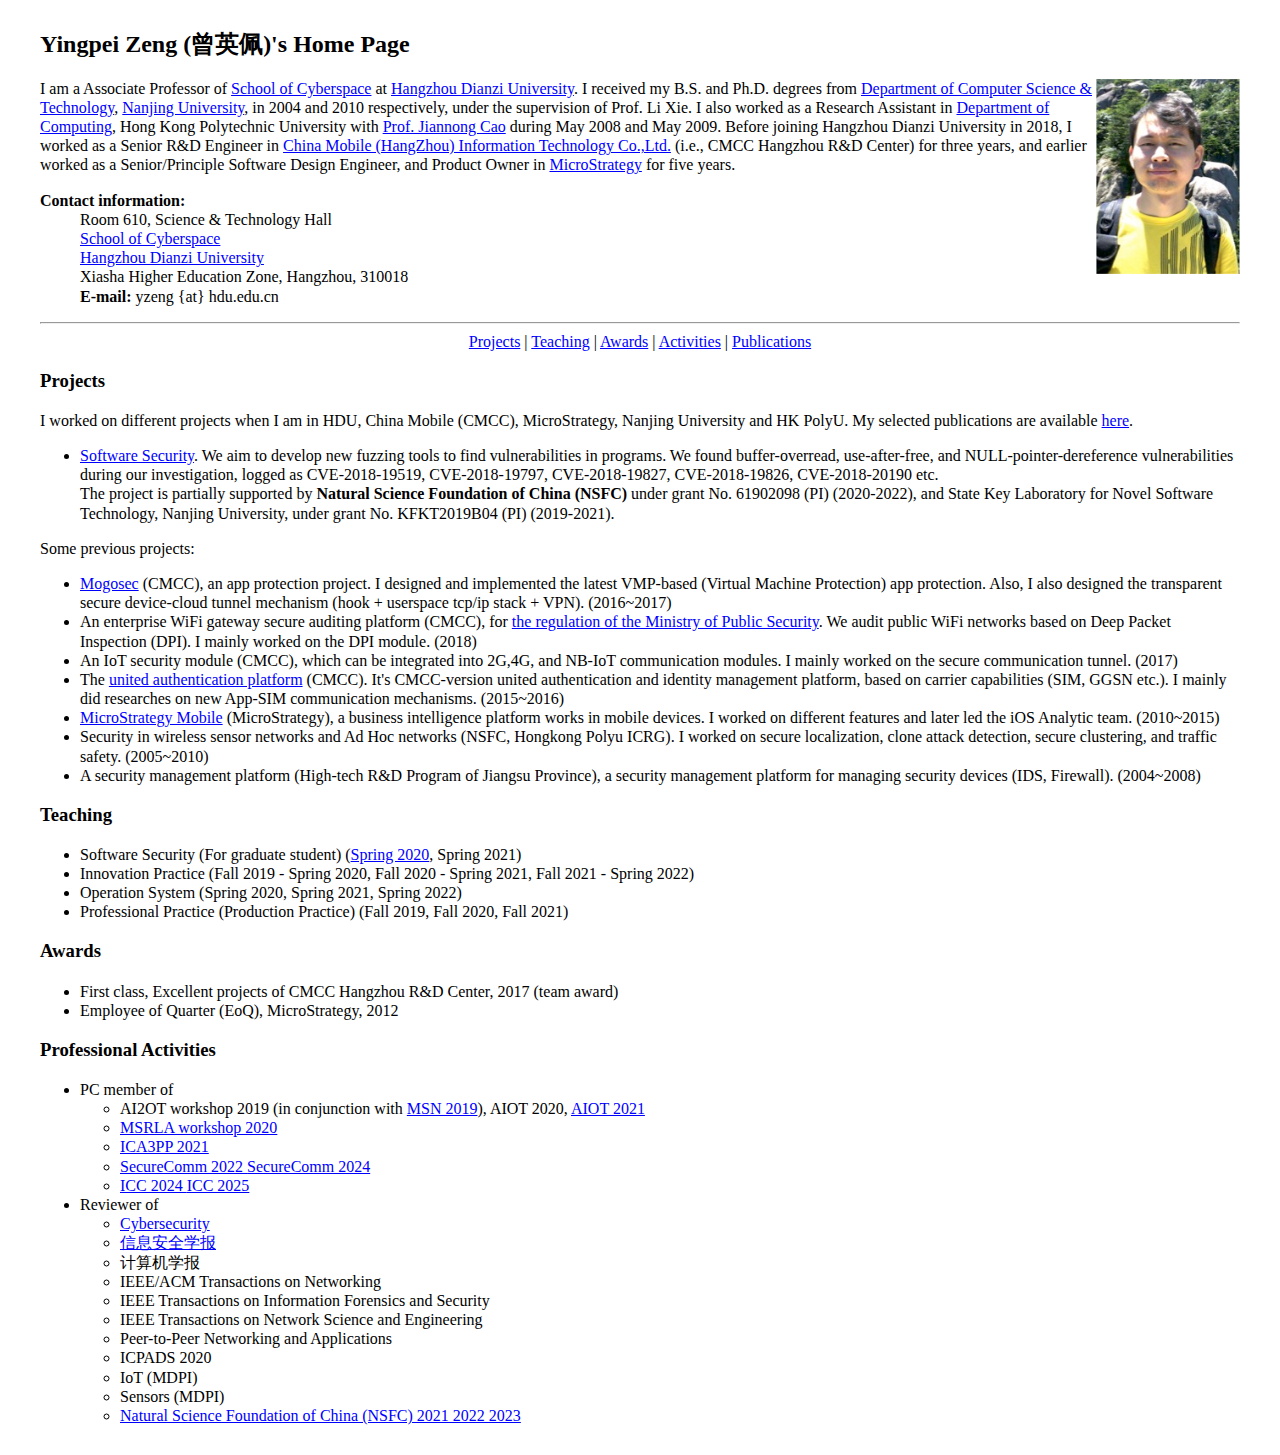
<file: index.html>
<HTML>
<HEAD>
<meta charset="UTF-8">
<style type="text/css">
<!--
body {font-family:Times New Roman}
body {line-height:1.2}
-->
</style>
<!--Helvetica Times New Roman-->
<TITLE>Yingpei Zeng's Home Page</TITLE>
</HEAD>

</HEAD>
<BODY TEXT="#000000"  BGCOLOR=white LINK=blue VLINK=blue 
ALINK=blue topmargin="30" leftmargin="40"  rightmargin="40" bottommargin="30">
<H2>Yingpei Zeng (曾英佩)'s Home Page</H2>
<IMG SRC="yp.jpg" width="12%", alt="Yingpei's Picture" align="right"><P>

<P style="line-height:1.2"> I am a Associate Professor of <a href="http://cbs.hdu.edu.cn/">
 School of Cyberspace</a> at <a
  href="http://www.hdu.edu.cn/">Hangzhou Dianzi University</a>. 
  I received my B.S. and Ph.D. degrees from <a href="http://cs.nju.edu.cn/" rel="nofollow">
  Department of Computer Science &amp; Technology</a>, <a href="http://www.nju.edu.cn/" rel="nofollow">
  Nanjing University</a>, in 2004 and 2010 respectively, under the supervision of Prof. Li Xie. I also worked as a Research Assistant in 
  <a href="http://www.comp.polyu.edu.hk/">Department of Computing</a>, 
  Hong Kong Polytechnic University with 
  <a href="http://www.comp.polyu.edu.hk/%7Ecsjcao/">Prof. Jiannong Cao</a> during May 2008 and May 2009. Before joining 
  Hangzhou Dianzi University in 2018, I worked as a Senior R&D Engineer in <a href="http://hy.10086.cn/">China Mobile (HangZhou) Information Technology Co.,Ltd.</a> (i.e., CMCC Hangzhou R&D Center)
  for three years, and earlier worked as a Senior/Principle Software Design Engineer, and Product Owner in 
  <a href="https://www.microstrategy.com">MicroStrategy</a> for five years.
  




<dl>
<dt> <strong> Contact information: </strong>
<dd> Room 610, Science & Technology Hall
<dd> <a href="http://cbs.hdu.edu.cn/">
     School of Cyberspace</a>
<dd> <a href="http://www.hdu.edu.cn/">Hangzhou Dianzi University</a>
<dd> Xiasha Higher Education Zone, Hangzhou, 310018 
<dd> <strong> E-mail: </strong> yzeng {at} hdu.edu.cn
</dl>
<hr>
<center>
<large>
<a href="#Projects">Projects</a> | <a href="#Teaching">Teaching</a> | <a href="#Awards">Awards</a> | <a href="#Activities">Activities</a> |  <a href="pubs.html">Publications</a> 
</center></large>

<h3><a name="Projects">Projects</h3> 

I worked on different projects when
I am in HDU, China Mobile (CMCC), MicroStrategy, Nanjing University and HK PolyU. 
My selected
publications are available <A HREF = "pubs.html">here</A>.  

<!--<ul>
<li> <b>Some projects I worked in include:</b>-->
<ul>
<li><a href="https://en.wikipedia.org/wiki/Fuzzing">Software Security</a>. We aim to develop new fuzzing tools to find vulnerabilities in programs. We found buffer-overread, use-after-free, and NULL-pointer-dereference vulnerabilities during our investigation, logged as CVE-2018-19519, CVE-2018-19797, CVE-2018-19827, CVE-2018-19826, CVE-2018-20190 etc. 
  <br>The project is partially supported by <b>Natural Science Foundation of China (NSFC)</b> under grant No. 61902098 (PI) (2020-2022), and State Key Laboratory for Novel Software Technology, Nanjing University, under grant No. KFKT2019B04 (PI) (2019-2021).
</ul>
Some previous projects:
<ul>
<li><a href="http://hy.10086.cn/#/product/item/1021">Mogosec</a> (CMCC), an app protection project. I designed and implemented the latest VMP-based (Virtual Machine Protection) app protection. Also, I also designed the transparent secure device-cloud tunnel mechanism (hook + userspace tcp/ip stack + VPN). (2016~2017)
<li>An enterprise WiFi gateway secure auditing platform (CMCC), for <a href="http://www.gov.cn/gongbao/content/2006/content_421771.htm">the regulation of the Ministry of Public Security</a>. We audit public WiFi networks based on Deep Packet Inspection (DPI). I mainly worked on the DPI module. (2018)
<li>An IoT security module (CMCC), which can be integrated into 2G,4G, and NB-IoT communication modules. I mainly worked on the secure communication tunnel. (2017)
<li>The <a href="http://hy.10086.cn/product/product!detail.action?productId=1012">united authentication platform</a> (CMCC). It's CMCC-version united authentication and identity management platform, based on carrier capabilities (SIM, GGSN etc.). I mainly did researches on new App-SIM communication mechanisms. (2015~2016)
<li><a href="https://www.microstrategy.com">MicroStrategy Mobile</a> (MicroStrategy), a business intelligence platform works in mobile devices. I worked on different features and later led the iOS Analytic team. (2010~2015)
<li>Security in wireless sensor networks and Ad Hoc networks (NSFC, Hongkong Polyu ICRG). I worked on secure localization, clone attack detection, secure clustering, and traffic safety. (2005~2010)
<li>A security management platform (High-tech R&D Program of Jiangsu Province), a security management platform for managing security devices (IDS, Firewall). (2004~2008)
</ul>
<!--</ul>-->

<h3><a name="Teaching">Teaching</h3> 
<ul>
<li> Software Security (For graduate student) (<a href="courses/softsec2020.html">Spring 2020</a>, Spring 2021)
<li> Innovation Practice (Fall 2019 - Spring 2020, Fall 2020 - Spring 2021, Fall 2021 - Spring 2022)
<li> Operation System (Spring 2020, Spring 2021, Spring 2022)
<li> Professional Practice (Production Practice) (Fall 2019, Fall 2020, Fall 2021)
</ul>

<h3><a name="Awards">Awards</h3> 

<ul>
<li> First class, Excellent projects of CMCC Hangzhou R&D Center, 2017 (team award)
<!--<li> Several departmental awards of CMCC Hangzhou R&D Center, 2017-->
<li> Employee of Quarter (EoQ), MicroStrategy, 2012
<!--<li> HP awards, 2008
<li> B.S. GPA Top 10%
<li> 1st in the college entrance examination, Ji An county, 2000--> 
</ul>


<h3><a name="Activities">Professional Activities</h3>
<ul>
<li> PC member of 
  <ul>
   <li> AI2OT workshop 2019 (in conjunction with <a href="https://conference.cs.cityu.edu.hk/msn2019/">MSN 2019</a>), AIOT 2020, <a href="http://vlab.csu.edu.cn/AI2OT/index.html">AIOT 2021</a> 
   <li><a href="http://netlab.nju.edu.cn/msrla/"> MSRLA workshop 2020</a>
   <li><a href="http://nsclab.org/ica3pp2021/"> ICA3PP 2021 </a> 
   <li><a href="https://securecomm.eai-conferences.org/2022/"> SecureComm 2022 </a> <a href="https://securecomm.eai-conferences.org/2024/"> SecureComm 2024 </a> 
   <li><a href="https://icc2024.ieee-icc.org//"> ICC 2024 </a>  <a href="https://icc2025.ieee-icc.org//"> ICC 2025 </a>
  </ul>
<li> Reviewer of 
   <ul>
     <li><a href="https://cybersecurity.springeropen.com/">Cybersecurity </a>
     <li><a href="http://jcs.iie.ac.cn/xxaqxb/ch/index.aspx">信息安全学报 </a> 
	 <li>计算机学报
     <li>IEEE/ACM Transactions on Networking
	 <li>IEEE Transactions on Information Forensics and Security
     <li>IEEE Transactions on Network Science and Engineering
     <li>Peer-to-Peer Networking and Applications
     <li>ICPADS 2020
     <li>IoT (MDPI)
     <li>Sensors (MDPI)
     <li> <a href="https://isisn.nsfc.gov.cn/">Natural Science Foundation of China (NSFC) 2021 2022 2023</a>
    </ul>

</ul>

 
</BODY>

</HTML>
</file>
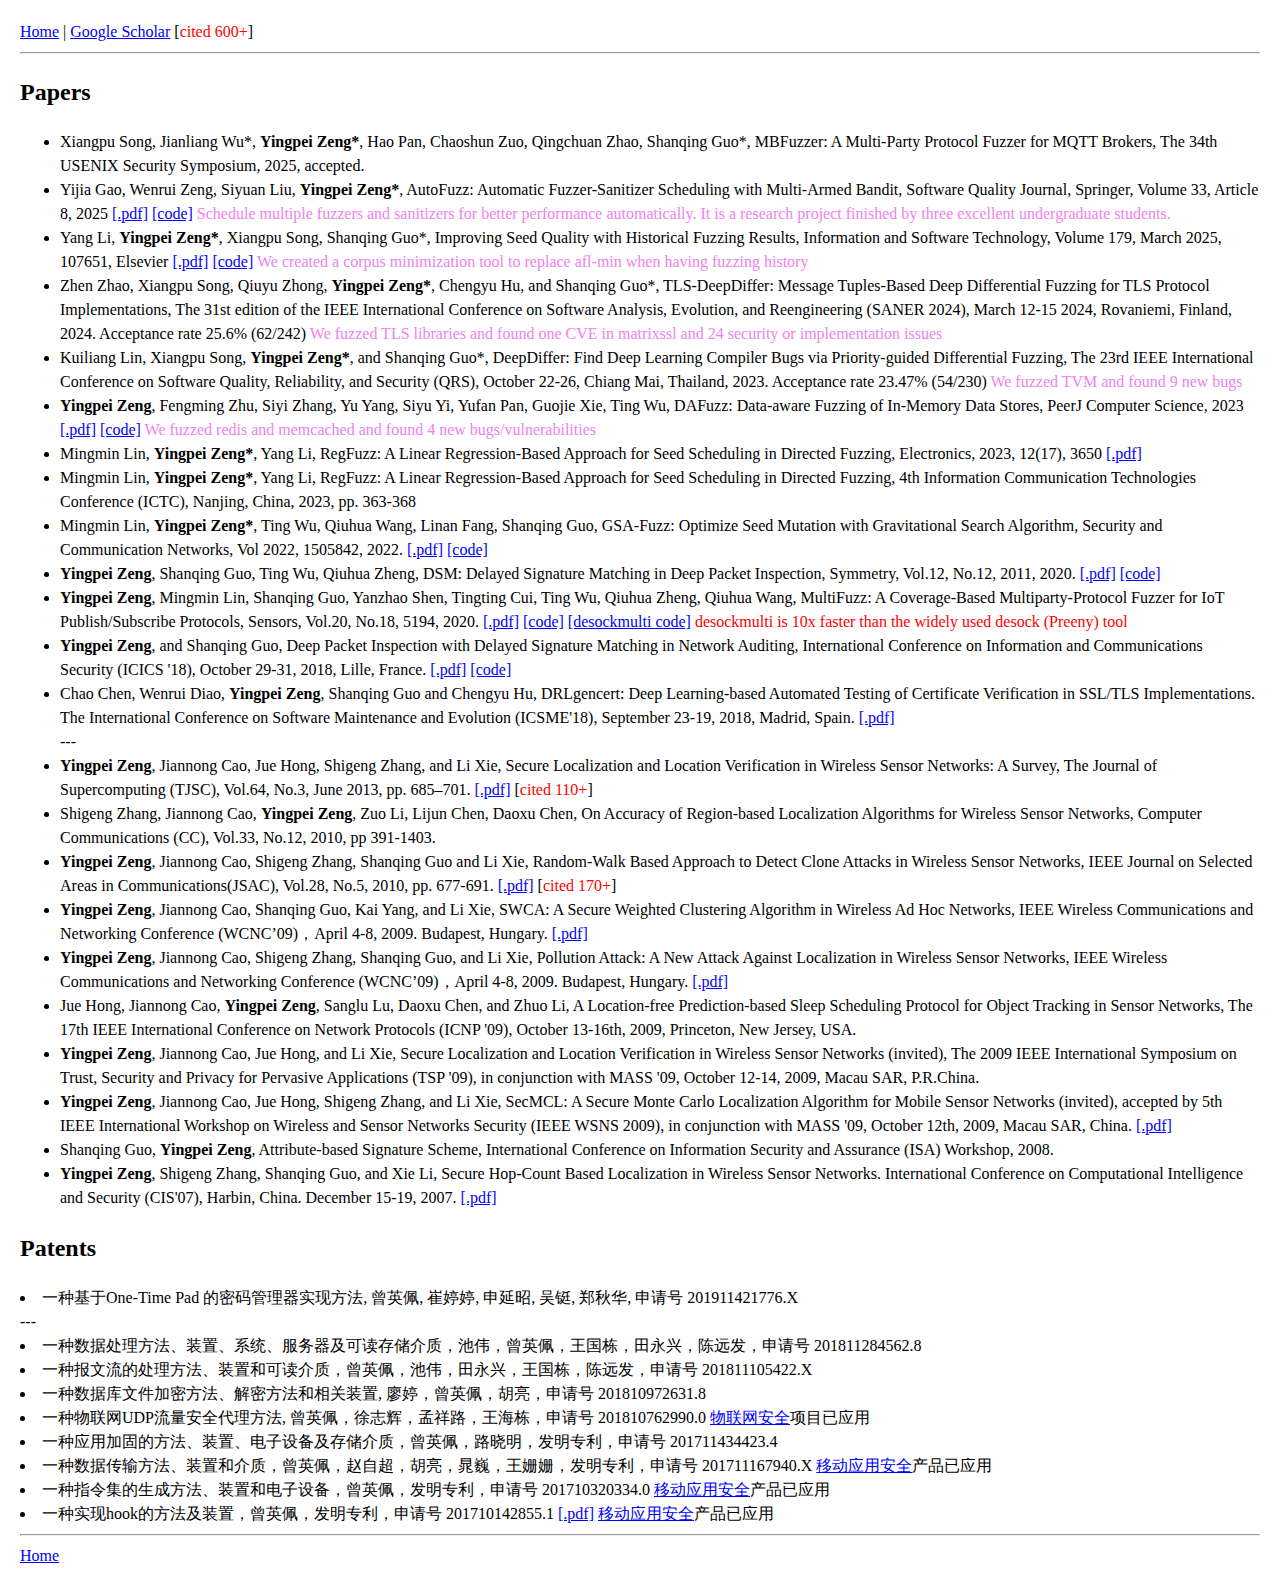
<file: pubs.html>
<HTML>
<HEAD>
<meta charset="UTF-8">
<style type="text/css">
<!--
body {font-family:Times New Roman}
body {line-height:1.5}
-->
</style>
<TITLE>Selected Publications</TITLE>
</HEAD>

</HEAD>
<BODY TEXT="#000000" BGCOLOR="#FFFFFF" LINK=blue VLINK=blue 
ALINK=blue topmargin="20" leftmargin="20" rightmargin="20" bottommargin="20"}
>


<a href="index.html">Home</a> |  <a href="https://scholar.google.com/citations?user=LEzqwDsAAAAJ&hl=zh-CN&oi=sra">Google Scholar</a> [<font color='red'>cited 600+</font>]<br>
<HR>
 
<h2>Papers</h2>

<ul>

<li> Xiangpu Song, Jianliang Wu*, <b>Yingpei Zeng*</b>, Hao Pan, Chaoshun Zuo, Qingchuan Zhao, Shanqing Guo*, MBFuzzer: A Multi-Party Protocol Fuzzer for MQTT Brokers, The 34th USENIX Security Symposium, 2025, accepted.
<li> Yijia Gao, Wenrui Zeng, Siyuan Liu, <b>Yingpei Zeng*</b>, AutoFuzz: Automatic Fuzzer-Sanitizer Scheduling with Multi-Armed Bandit, Software Quality Journal, Springer, Volume 33, Article 8, 2025 <a href="files/25-AutoFuzz">[.pdf]</a> <a href="https://github.com/AutoFuzz/">[code]</a> <font color='violet'> Schedule multiple fuzzers and sanitizers for better performance automatically. It is a research project finished by three excellent undergraduate students.</font>
<li> Yang Li, <b>Yingpei Zeng*</b>, Xiangpu Song, Shanqing Guo*, Improving Seed Quality with Historical Fuzzing Results, Information and Software Technology, Volume 179, March 2025, 107651, Elsevier <a href="https://authors.elsevier.com/a/1kI9v3O8rCkLa8">[.pdf]</a>  <a href="https://github.com/loren998/MCM">[code]</a> <font color='violet'> We created a corpus minimization tool to replace afl-min when having fuzzing history</font> 
<li> Zhen Zhao, Xiangpu Song, Qiuyu Zhong, <b>Yingpei Zeng*</b>, Chengyu Hu, and Shanqing Guo*, TLS-DeepDiffer: Message Tuples-Based Deep Differential Fuzzing for TLS Protocol Implementations,  The 31st edition of the IEEE International Conference on Software Analysis, Evolution, and Reengineering (SANER 2024), March 12-15 2024, Rovaniemi, Finland, 2024. Acceptance rate 25.6% (62/242)  <font color='violet'> We fuzzed TLS libraries and found one CVE in matrixssl and 24 security or implementation issues</font>
<li> Kuiliang Lin, Xiangpu Song, <b>Yingpei Zeng*</b>, and Shanqing Guo*, DeepDiffer: Find Deep Learning Compiler Bugs via Priority-guided Differential Fuzzing, The 23rd IEEE
International Conference on Software Quality, Reliability, and Security (QRS), October 22-26, Chiang Mai, Thailand, 2023. Acceptance rate 23.47% (54/230)  <font color='violet'> We fuzzed TVM and found 9 new bugs</font>
<li> <b>Yingpei Zeng</b>, Fengming Zhu, Siyi Zhang, Yu Yang, Siyu Yi, Yufan Pan, Guojie Xie, Ting Wu, DAFuzz: Data-aware Fuzzing of In-Memory Data Stores, PeerJ Computer Science, 2023 <a href="files/DAFuzz23.pdf">[.pdf]</a> <a href="https://github.com/hdusoftsec/DAFuzz">[code]</a> <font color='violet'> We fuzzed redis and memcached and found 4 new bugs/vulnerabilities</font>
<li> Mingmin Lin, <b>Yingpei Zeng*</b>, Yang Li, RegFuzz: A Linear Regression-Based Approach for Seed Scheduling in Directed Fuzzing, Electronics, 2023, 12(17), 3650 <a href="files/RegFuzzJournal.pdf">[.pdf]</a>
<li> Mingmin Lin, <b>Yingpei Zeng*</b>, Yang Li, RegFuzz: A Linear Regression-Based Approach for Seed Scheduling in Directed Fuzzing, 4th Information Communication Technologies Conference (ICTC), Nanjing, China, 2023, pp. 363-368
<li> Mingmin Lin, <b>Yingpei Zeng*</b>, Ting Wu, Qiuhua Wang, Linan Fang, Shanqing Guo, GSA-Fuzz: Optimize Seed Mutation with Gravitational Search Algorithm, Security and Communication Networks, Vol 2022, 1505842, 2022. <a href="files/GSAFuzz_HindawiVer.pdf">[.pdf]</a> <a href="https://github.com/lmm-1997/GSAFuzz">[code]</a>
<li> <b>Yingpei Zeng</b>, Shanqing Guo, Ting Wu, Qiuhua Zheng, DSM: Delayed Signature Matching in Deep Packet Inspection, Symmetry, Vol.12, No.12, 2011, 2020. <a href="files/dsm_journal.pdf">[.pdf]</a> <a href="https://github.com/zyingp/nDPI/tree/journal-dev">[code]</a>
<li> <b>Yingpei Zeng</b>, Mingmin Lin, Shanqing Guo, Yanzhao Shen, Tingting Cui, Ting Wu, Qiuhua Zheng, Qiuhua Wang, MultiFuzz: A Coverage-Based Multiparty-Protocol Fuzzer for IoT Publish/Subscribe Protocols, Sensors, Vol.20, No.18, 5194, 2020. <a href="files/MultiFuzz.pdf">[.pdf]</a> <a href="https://github.com/hdusoftsec/MultiFuzz">[code]</a> <a href="https://github.com/zyingp/desockmulti">[desockmulti code]</a> <font color='red'>desockmulti is 10x faster than the widely used desock (Preeny) tool</font> <!--<a href="https://www.mdpi.com/1424-8220/20/18/5194/pdf">[.pdf]</a>-->
<li> <b>Yingpei Zeng</b>, and Shanqing Guo, Deep Packet Inspection with Delayed Signature Matching in Network Auditing, International Conference on Information and Communications Security (ICICS '18), October 29-31, 2018, Lille, France. <a href="files/dpi_fastpath.pdf">[.pdf]</a> <a href="https://github.com/zyingp/nDPI/tree/fastpath">[code]</a>
<li> Chao Chen, Wenrui Diao, <b>Yingpei Zeng</b>, Shanqing Guo and Chengyu Hu, DRLgencert: Deep Learning-based Automated Testing of Certificate Verification in SSL/TLS Implementations. The International Conference on Software Maintenance and Evolution (ICSME'18), September 23-19, 2018, Madrid, Spain.  <a href="https://arxiv.org/pdf/1808.05444.pdf">[.pdf]</a> 
<br>
---
<li> <b>Yingpei Zeng</b>, Jiannong Cao, Jue Hong, Shigeng Zhang, and Li Xie, Secure Localization and Location Verification in Wireless Sensor Networks: A Survey, The Journal of Supercomputing (TJSC), Vol.64, No.3, June 2013, pp. 685–701. <a href="files/secLocSurveyJS.pdf">[.pdf]</a> [<font color='red'>cited 110+</font>] 
<li> Shigeng Zhang, Jiannong Cao, <b>Yingpei Zeng</b>, Zuo Li, Lijun Chen, Daoxu Chen, On Accuracy of Region-based Localization Algorithms for Wireless Sensor Networks, Computer Communications (CC), Vol.33, No.12, 2010, pp 391-1403. 
<li> <b>Yingpei Zeng</b>, Jiannong Cao, Shigeng Zhang, Shanqing Guo and Li Xie, Random-Walk Based Approach to Detect Clone Attacks in Wireless Sensor Networks, IEEE Journal on Selected Areas in Communications(JSAC), Vol.28, No.5, 2010, pp. 677-691.  <a href="files/cloneDetect.pdf">[.pdf]</a> [<font color='red'>cited 170+</font>]
<li> <b>Yingpei Zeng</b>, Jiannong Cao, Shanqing Guo, Kai Yang, and Li Xie, SWCA: A Secure Weighted Clustering Algorithm in Wireless Ad Hoc Networks, IEEE Wireless Communications and Networking Conference (WCNC’09)，April 4-8, 2009. Budapest, Hungary. <a href="files/SWCA_wcnc.pdf">[.pdf]</a> 
<li> <b>Yingpei Zeng</b>, Jiannong Cao, Shigeng Zhang, Shanqing Guo, and Li Xie, Pollution Attack: A New Attack Against Localization in Wireless Sensor Networks, IEEE Wireless Communications and Networking Conference (WCNC’09)，April 4-8, 2009. Budapest, Hungary. <a href="files/LocationAttack.pdf">[.pdf]</a> 
<li> Jue Hong, Jiannong Cao, <b>Yingpei Zeng</b>, Sanglu Lu, Daoxu Chen, and Zhuo Li, A Location-free Prediction-based Sleep Scheduling Protocol for Object Tracking in Sensor Networks, The 17th IEEE International Conference on Network Protocols (ICNP '09), October 13-16th, 2009, Princeton, New Jersey, USA. 
<li> <b>Yingpei Zeng</b>, Jiannong Cao, Jue Hong, and Li Xie, Secure Localization and Location Verification in Wireless Sensor Networks (invited), The 2009 IEEE International Symposium on Trust, Security and Privacy for Pervasive Applications (TSP '09), in conjunction with MASS '09, October 12-14, 2009, Macau SAR, P.R.China. 
<li> <b>Yingpei Zeng</b>, Jiannong Cao, Jue Hong, Shigeng Zhang, and Li Xie, SecMCL: A Secure Monte Carlo Localization Algorithm for Mobile Sensor Networks (invited), accepted by 5th IEEE International Workshop on Wireless and Sensor Networks Security (IEEE WSNS 2009), in conjunction with MASS '09, October 12th, 2009, Macau SAR, China. <a href="files/SecureMCL.pdf">[.pdf]</a>
<li> Shanqing Guo, <b>Yingpei Zeng</b>, Attribute-based Signature Scheme, International Conference on Information Security and Assurance (ISA) Workshop, 2008.
<li> <b>Yingpei Zeng</b>, Shigeng Zhang, Shanqing Guo, and Xie Li, Secure Hop-Count Based Localization in Wireless Sensor Networks. International Conference on Computational Intelligence and Security (CIS'07), Harbin, China. December 15-19, 2007. <a href="files/SHOLOCLong.pdf">[.pdf]</a>
</ul>


<h2>Patents</h2>
<li> 一种基于One-Time Pad 的密码管理器实现方法, 曾英佩, 崔婷婷, 申延昭, 吴铤, 郑秋华, 申请号 201911421776.X
<br>
---
<li> 一种数据处理方法、装置、系统、服务器及可读存储介质，池伟，曾英佩，王国栋，田永兴，陈远发，申请号 201811284562.8
<li> 一种报文流的处理方法、装置和可读介质，曾英佩，池伟，田永兴，王国栋，陈远发，申请号 201811105422.X
<li> 一种数据库文件加密方法、解密方法和相关装置, 廖婷，曾英佩，胡亮，申请号 201810972631.8
<li> 一种物联网UDP流量安全代理方法, 曾英佩，徐志辉，孟祥路，王海栋，申请号 201810762990.0 <a href="http://hy.10086.cn/">物联网安全</a>项目已应用
<li> 一种应用加固的方法、装置、电子设备及存储介质，曾英佩，路晓明，发明专利，申请号 201711434423.4 
<li> 一种数据传输方法、装置和介质，曾英佩，赵自超，胡亮，晁巍，王姗姗，发明专利，申请号 201711167940.X <a href="http://hy.10086.cn/#/product/item/1021">移动应用安全</a>产品已应用
<li> 一种指令集的生成方法、装置和电子设备，曾英佩，发明专利，申请号 201710320334.0 <a href="http://hy.10086.cn/#/product/item/1021">移动应用安全</a>产品已应用
<li> 一种实现hook的方法及装置，曾英佩，发明专利，申请号 201710142855.1 <a href="files/CN108573142A.pdf">[.pdf]</a> <a href="http://hy.10086.cn/#/product/item/1021">移动应用安全</a>产品已应用 

<!--
<h2>CVE</h2>
CVE-2018-19519 (tcpdump buffer overread), CVE-2018-19797 (libsass NULL Pointer Dereference), CVE-2018-19827 (libsass User-After-Free), CVE-2018-19826 (libsass Out of Memory Crash), CVE-2018-20190 (libsass NULL Pointer Dereference)
-->

<HR>
<a href="index.html">Home</a><br>
</HTML>
</BODY>
</file>
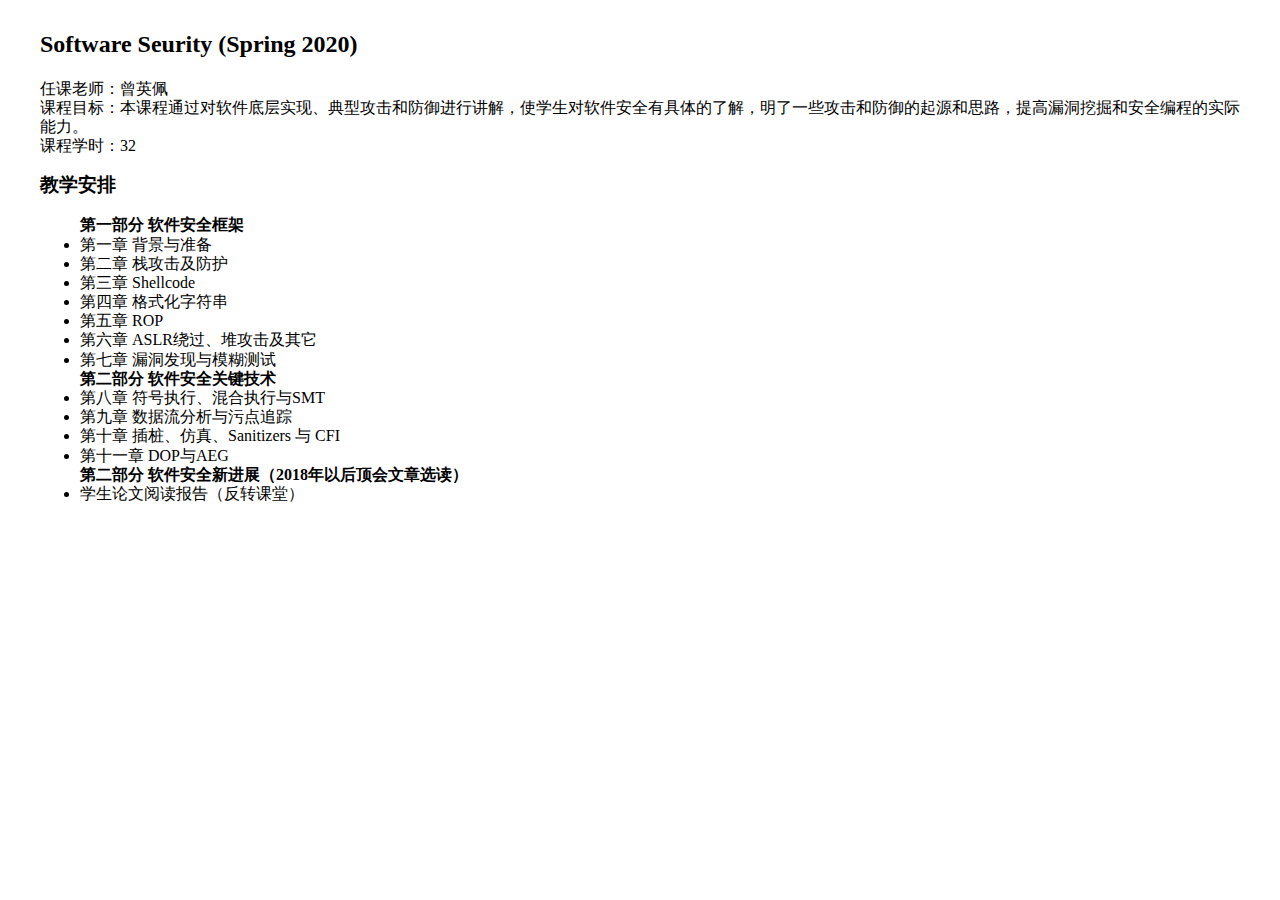
<file: courses/softsec2020.html>
﻿<HTML>
<HEAD>
    <meta charset="UTF-8">
    <style type="text/css">
        <!--
        body {
            font-family: Times New Roman
        }

        body {
            line-height: 1.2
        }
        -->
    </style>
    <!--Helvetica Times New Roman-->
    <TITLE>Software Seurity (Spring 2020)</TITLE>
</HEAD>

</HEAD>
<BODY TEXT="#000000" BGCOLOR=white LINK=blue VLINK=blue
      ALINK=blue topmargin="30" leftmargin="40" rightmargin="40" bottommargin="30">
    <H2>Software Seurity (Spring 2020)</H2>


    任课老师：曾英佩<br>	课程目标：本课程通过对软件底层实现、典型攻击和防御进行讲解，使学生对软件安全有具体的了解，明了一些攻击和防御的起源和思路，提高漏洞挖掘和安全编程的实际能力。<br>
	课程学时：32<br>

    <h3><a name="Syllabus">教学安排</h3> 
    <ul>
	   <b>第一部分 软件安全框架</b>
       <li> 第一章 背景与准备
	   <li> 第二章 栈攻击及防护
	   <li> 第三章 Shellcode
	   <li> 第四章 格式化字符串
	   <li> 第五章 ROP
	   <li> 第六章 ASLR绕过、堆攻击及其它
	   <li> 第七章 漏洞发现与模糊测试
	   <b><br>第二部分 软件安全关键技术</b>
	   <li> 第八章 符号执行、混合执行与SMT
	   <li> 第九章 数据流分析与污点追踪
	   <li> 第十章 插桩、仿真、Sanitizers 与 CFI 
	   <li> 第十一章 DOP与AEG
	   <b><br>第二部分 软件安全新进展（2018年以后顶会文章选读）</b>
	   <li> 学生论文阅读报告（反转课堂）
    </ul>

</BODY>

</HTML>
</file>
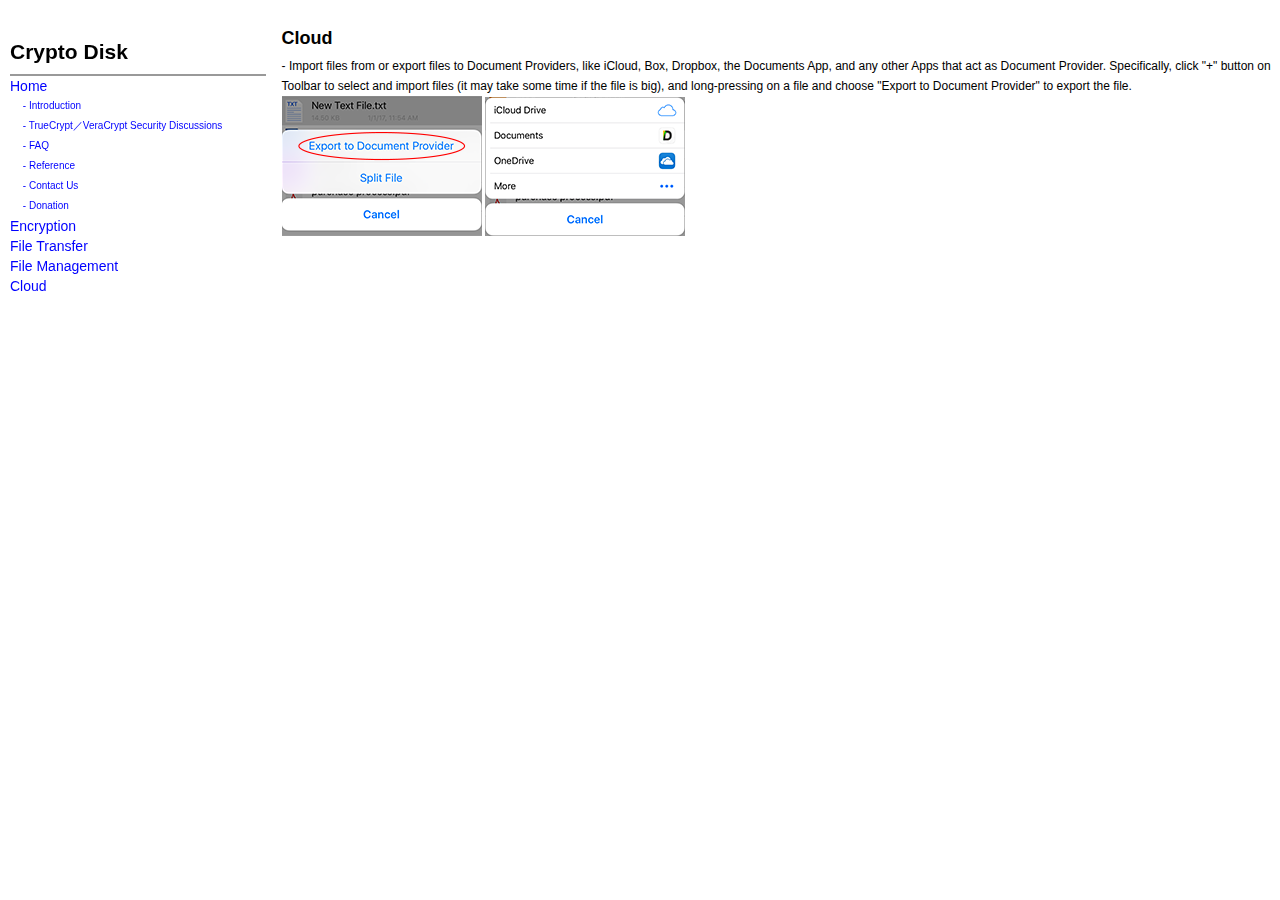
<file: cryptodisks/Cloud-en.html>
<!DOCTYPE html PUBLIC "-//W3C//DTD XHTML 1.0 Transitional//EN" "http://www.w3.org/TR/xhtml1/DTD/xhtml1-transitional.dtd">
<html xmlns="http://www.w3.org/1999/xhtml">
<head>
<meta http-equiv="Content-Type" content="text/html; charset=utf-8" />
<title>FileTransfer</title>
<link href="Crypto-en.css" type="text/css" rel="stylesheet" />
</head>

<body>
<div class="Sidebar">
<h2>Crypto Disk</h2>
<p></p>
<ol>
<li><a href="crypto-en.html">Home</a>
<ol>
<li><a href="crypto-en.html#features">- Introduction</a></li>
<li><a href="crypto-en.html#SecurityDiscussion">- TrueCrypt／VeraCrypt Security Discussions</a></li>
<li><a href="crypto-en.html#FAQ">- FAQ</a></li>
<li><a href="crypto-en.html#references">- Reference</a></li>
<li><a href="crypto-en.html#contact">- Contact Us</a></li>
<li><a href="crypto-en.html#donation">- Donation</a></li>
</ol>
</li>
<li><a href="EncryptProtection-en.html">Encryption</a></li>
<li><a href="FileTransfer-en.html">File Transfer</a></li>
<li><a href="FileManage-en.html">File Management</a></li>
<li><a href="Cloud-en.html">Cloud</a></li>
</ol>
</div>
<div class="mainWindow">
<h2>Cloud</h2>
<div name="feature-cloud">
<span>
- Import files from or export files to Document Providers, like iCloud, Box, Dropbox, the Documents App, and any other Apps that act as Document Provider. Specifically, click "+" button on Toolbar to select and import files (it may take some time if the file is big), and long-pressing on a file and choose "Export to Document Provider" to export the file.<br />
<img src="cloud2-en.png"/>
<img src="cloud1-en.png"/>
<br />
</span>
</div>
</div>
</body>
</html>
</file>
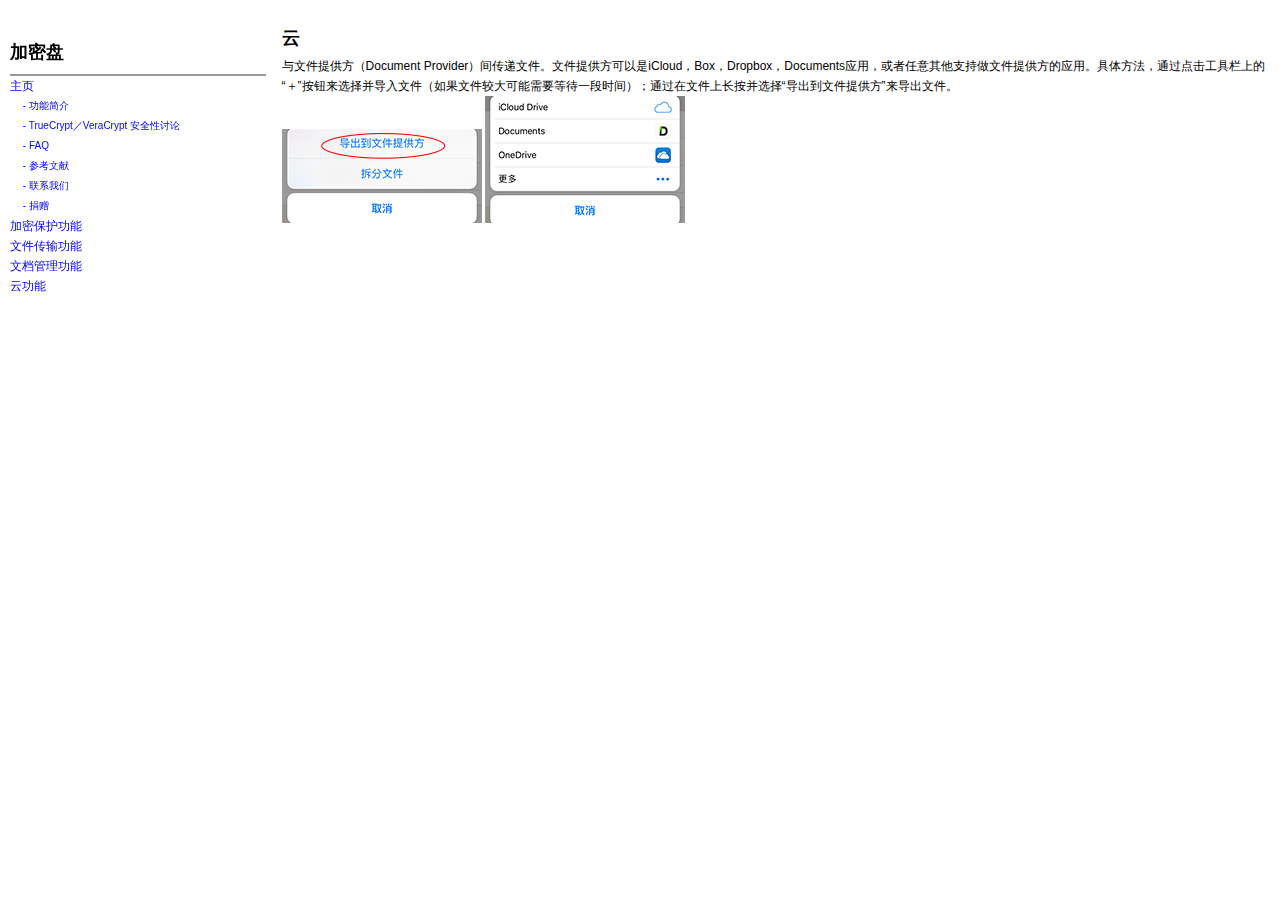
<file: cryptodisks/Cloud.html>
<!DOCTYPE html PUBLIC "-//W3C//DTD XHTML 1.0 Transitional//EN" "http://www.w3.org/TR/xhtml1/DTD/xhtml1-transitional.dtd">
<html xmlns="http://www.w3.org/1999/xhtml">
<head>
<meta http-equiv="Content-Type" content="text/html; charset=utf-8" />
<title>FileTransfer</title>
<link href="Crypto.css" type="text/css" rel="stylesheet" />
</head>

<body>
<div class="Sidebar">
<h2>加密盘</h2>
<p></p>
<ol>
<li><a href="crypto.html">主页</a>
<ol>
<li><a href="crypto.html#features">- 功能简介</a></li>
<li><a href="crypto.html#SecurityDiscussion">- TrueCrypt／VeraCrypt 安全性讨论</a></li>
<li><a href="crypto.html#FAQ">- FAQ</a></li>
<li><a href="crypto.html#references">- 参考文献</a></li>
<li><a href="crypto.html#contact">- 联系我们</a></li>
<li><a href="crypto.html#donation">- 捐赠</a></li>
</ol>
</li>
<li><a href="EncryptProtection.html">加密保护功能</a></li>
<li><a href="FileTransfer.html">文件传输功能</a></li>
<li><a href="FileManage.html">文档管理功能</a></li>
<li><a href="Cloud.html">云功能</a></li>
</ol>
</div>
<div class="mainWindow">
<h2>云</h2>
<div name="feature-cloud">
<span>
与文件提供方（Document Provider）间传递文件。文件提供方可以是iCloud，Box，Dropbox，Documents应用，或者任意其他支持做文件提供方的应用。具体方法，通过点击工具栏上的“＋”按钮来选择并导入文件（如果文件较大可能需要等待一段时间）；通过在文件上长按并选择“导出到文件提供方”来导出文件。<br />
<img src="cloud2.png"/>
<img src="cloud1.png"/>
<br />
</span>
</div>
</div>
</body>
</html>
</file>
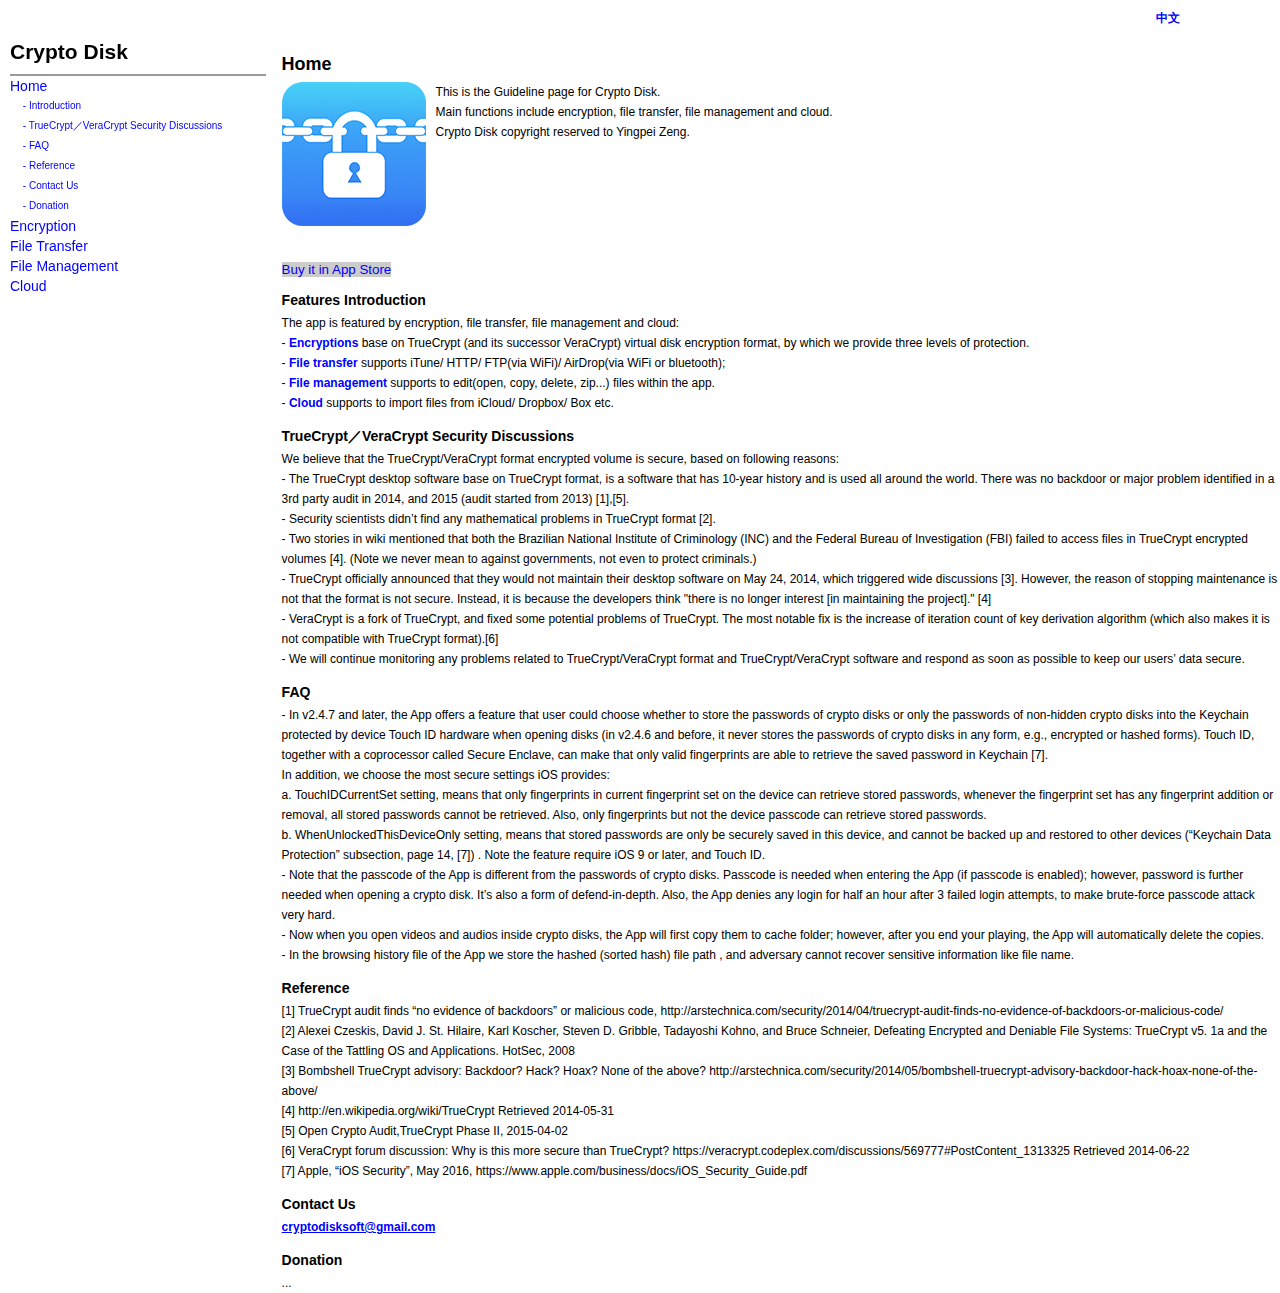
<file: cryptodisks/crypto-en.html>
<!DOCTYPE html PUBLIC "-//W3C//DTD XHTML 1.0 Transitional//EN" "http://www.w3.org/TR/xhtml1/DTD/xhtml1-transitional.dtd">
<html xmlns="http://www.w3.org/1999/xhtml">
<head>
<meta http-equiv="Content-Type" content="text/html; charset=utf-8" />
<title>CryptoDisk</title>
<link href="Crypto-en.css" type="text/css" rel="stylesheet" />
</head>

<body>
<div class="Sidebar">
<h2>Crypto Disk</h2>
<p></p>
<ol>
<li><a href="crypto-en.html">Home</a>
<ol>
<li><a href="#features">- Introduction</a></li>
<li><a href="#SecurityDiscussion">- TrueCrypt／VeraCrypt Security Discussions</a></li>
<li><a href="#FAQ">- FAQ</a></li>
<li><a href="#references">- Reference</a></li>
<li><a href="#contact">- Contact Us</a></li>
<li><a href="#donation">- Donation</a></li>
</ol>
</li>
<li><a href="EncryptProtection-en.html">Encryption</a></li>
<li><a href="FileTransfer-en.html">File Transfer</a></li>
<li><a href="FileManage-en.html">File Management</a></li>
<li><a href="Cloud-en.html">Cloud</a></li>
</ol>
</div>
<div class="mainWindow">
<h4><a href="crypto.html">中文</a></h4>
<h2>Home</h2>
<div class="imgHead">
<img class="cryptoimg" src="AppIcon-en.png" align="left"/>
<span>This is the Guideline page for Crypto Disk.<br />
Main functions include encryption, file transfer, file management and cloud.<br />
Crypto Disk copyright reserved to Yingpei Zeng.<br />
</span>
</div>
<div name="download">
<form>
<button><a href="https://appsto.re/cn/_LfL4.i">Buy it in App Store</a></button>
</form>
</div>
<div id="features">
<h3>Features Introduction</h3>
<span>
The app is featured by encryption, file transfer, file management and cloud:<br />
- <a href="EncryptProtection-en.html">Encryptions </a> base on TrueCrypt (and its successor VeraCrypt) virtual disk encryption format, by which we provide three levels of protection.<br />
- <a href="FileTransfer-en.html">File transfer </a> supports iTune/ HTTP/ FTP(via WiFi)/ AirDrop(via WiFi or bluetooth);<br />
- <a href="FileManage-en.html">File management</a> supports to edit(open, copy, delete, zip...) files within the app.<br />
- <a href="Cloud-en.html">Cloud </a>supports to import files from iCloud/ Dropbox/ Box etc.
</span>
</div>
<div id="SecurityDiscussion">
<h3>TrueCrypt／VeraCrypt Security Discussions</h3>
<span>
We believe that the TrueCrypt/VeraCrypt format encrypted volume is secure, based on following reasons:<br />
- The TrueCrypt desktop software base on TrueCrypt format, is a software that has 10-year history and is used all around the world. There was no backdoor or major problem identified in a 3rd party audit in 2014, and 2015 (audit started from 2013) [1],[5].<br />
- Security scientists didn’t find any mathematical problems in TrueCrypt format [2].<br />
- Two stories in wiki mentioned that both the Brazilian National Institute of Criminology (INC) and the Federal Bureau of Investigation (FBI) failed to access files in TrueCrypt encrypted volumes [4].  (Note we never mean to against governments, not even to protect criminals.)<br />
- TrueCrypt officially announced that they would not maintain their desktop software on May 24, 2014, which triggered wide discussions [3]. However, the reason of stopping maintenance is not that the format is not secure. Instead, it is because the developers think "there is no longer interest [in maintaining the project]." [4] <br />
- VeraCrypt is a fork of TrueCrypt, and fixed some potential problems of TrueCrypt. The most notable fix is the increase of iteration count of key derivation algorithm (which also makes it is not compatible with TrueCrypt format).[6]
<br />
- We will continue monitoring any problems related to TrueCrypt/VeraCrypt format and TrueCrypt/VeraCrypt software and respond as soon as possible to keep our users’ data secure. <br />
</span>
</div>
<div id="FAQ">
<h3>FAQ</h3>
<span>
- In v2.4.7 and later, the App offers a feature that user could choose whether to store the passwords of crypto disks or only the passwords of non-hidden crypto disks into the Keychain protected by device Touch ID hardware when opening disks (in v2.4.6 and before, it never stores the passwords of crypto disks in any form, e.g., encrypted or hashed forms). Touch ID, together with a coprocessor called Secure Enclave, can make that only valid fingerprints are able to retrieve the saved password in Keychain [7].<br />
In addition, we choose the most secure settings iOS provides:<br />
a. TouchIDCurrentSet setting, means that only fingerprints in current fingerprint set on the device can retrieve stored passwords, whenever the fingerprint set has any fingerprint addition or removal, all stored passwords cannot be retrieved. Also, only fingerprints but not the device passcode can retrieve stored passwords. <br />
b. WhenUnlockedThisDeviceOnly setting, means that stored passwords are only be securely saved in this device, and cannot be backed up and restored to other devices (“Keychain Data Protection” subsection, page 14, [7]) . Note the feature require iOS 9 or later, and Touch ID.<br />
- Note that the passcode of the App is different from the passwords of crypto disks. Passcode is needed when entering the App (if passcode is enabled); however, password is further needed when opening a crypto disk. It’s also a form of defend-in-depth. Also, the App denies any login for half an hour after 3 failed login attempts, to make brute-force passcode attack very hard.<br />
- Now when you open videos and audios inside crypto disks, the App will first copy them to cache folder; however, after you end your playing, the App will automatically delete the copies.<br />
- In the browsing history file of the App we store the hashed (sorted hash) file path , and adversary cannot recover sensitive information like file name.  <br />
</span>
</div>
<div id="references">
<h3>Reference</h3>
<span>
[1] TrueCrypt audit finds “no evidence of backdoors” or malicious code, http://arstechnica.com/security/2014/04/truecrypt-audit-finds-no-evidence-of-backdoors-or-malicious-code/<br />
[2] Alexei Czeskis, David J. St. Hilaire, Karl Koscher, Steven D. Gribble, Tadayoshi Kohno, and Bruce Schneier, Defeating Encrypted and Deniable File Systems: TrueCrypt v5. 1a and the Case of the Tattling OS and Applications. HotSec, 2008<br />
[3] Bombshell TrueCrypt advisory: Backdoor? Hack? Hoax? None of the above? http://arstechnica.com/security/2014/05/bombshell-truecrypt-advisory-backdoor-hack-hoax-none-of-the-above/<br />
[4] http://en.wikipedia.org/wiki/TrueCrypt  Retrieved 2014-05-31<br />
[5] Open Crypto Audit,TrueCrypt Phase II, 2015-04-02 <br />
[6] VeraCrypt forum discussion: Why is this more secure than TrueCrypt? https://veracrypt.codeplex.com/discussions/569777#PostContent_1313325 Retrieved 2014-06-22<br />
[7] Apple, “iOS Security”, May 2016, https://www.apple.com/business/docs/iOS_Security_Guide.pdf
</span>
</div>
<div id="contact">
<h3>Contact Us</h3>
<span class="mail"><a href="mailto:cryptodisksoft@gmail.com">cryptodisksoft@gmail.com</a></span>
</div>
<div id="donation">
<h3>Donation</h3>
<span>...</span>
</div>
</div>
</body>
</html>
</file>
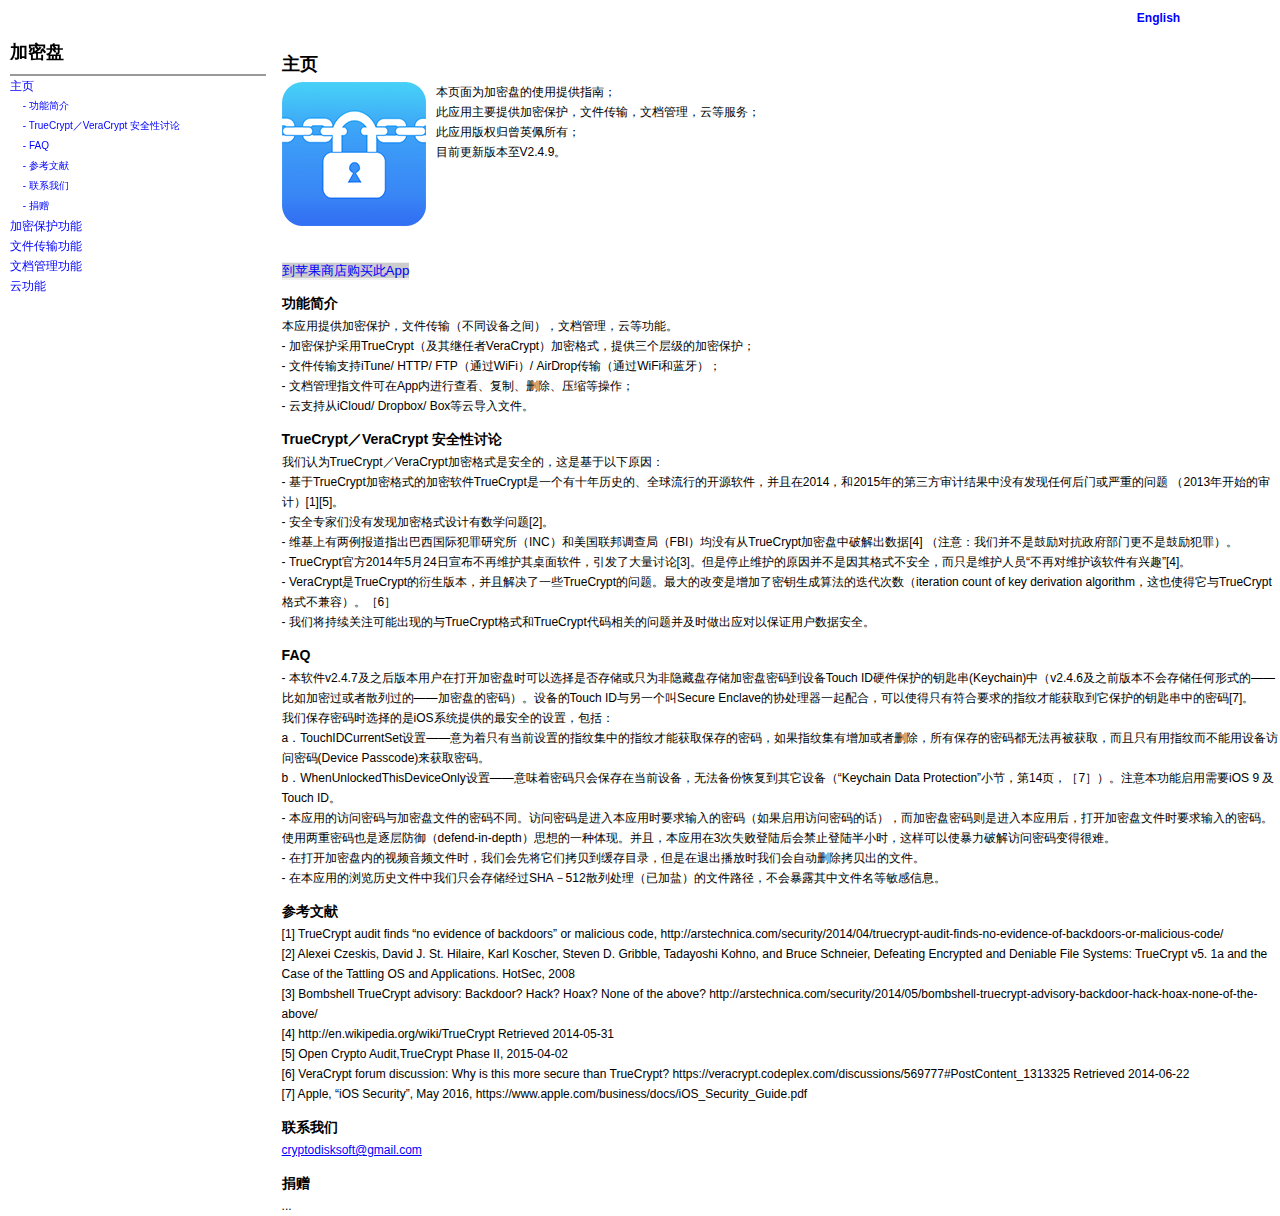
<file: cryptodisks/crypto.html>
<!DOCTYPE html PUBLIC "-//W3C//DTD XHTML 1.0 Transitional//EN" "http://www.w3.org/TR/xhtml1/DTD/xhtml1-transitional.dtd">
<html xmlns="http://www.w3.org/1999/xhtml">
<head>
<meta http-equiv="Content-Type" content="text/html; charset=utf-8" />
<title>CryptoDisk</title>
<link href="Crypto.css" type="text/css" rel="stylesheet" />
</head>

<body>
<div class="Sidebar">
<h2>加密盘</h2>
<p></p>
<ol>
<li><a href="crypto.html">主页</a>
<ol>
<li><a href="#features">- 功能简介</a></li>
<li><a href="#SecurityDiscussion">- TrueCrypt／VeraCrypt 安全性讨论</a></li>
<li><a href="#FAQ">- FAQ</a></li>
<li><a href="#references">- 参考文献</a></li>
<li><a href="#contact">- 联系我们</a></li>
<li><a href="#donation">- 捐赠</a></li>
</ol>
</li>
<li><a href="EncryptProtection.html">加密保护功能</a></li>
<li><a href="FileTransfer.html">文件传输功能</a></li>
<li><a href="FileManage.html">文档管理功能</a></li>
<li><a href="Cloud.html">云功能</a></li>
</ol>
</div>
<div class="mainWindow">
<h4><a href="crypto-en.html">English</a></h4>
<h2>主页</h2>
<div class="imgHead">
<img class="cryptoimg" src="AppIcon.png" align="left"/>
<span>本页面为加密盘的使用提供指南；<br />
此应用主要提供加密保护，文件传输，文档管理，云等服务；<br />
此应用版权归曾英佩所有；<br />
目前更新版本至V2.4.9。
</span>
</div>
<div name="download">
<form>
<button><a href="https://appsto.re/cn/_LfL4.i">到苹果商店购买此App</a></button>
</form>
</div>
<div id="features">
<h3>功能简介</h3>
<span>
本应用提供加密保护，文件传输（不同设备之间），文档管理，云等功能。<br />
- 加密保护采用TrueCrypt（及其继任者VeraCrypt）加密格式，提供三个层级的加密保护；<br />
- 文件传输支持iTune/ HTTP/ FTP（通过WiFi）/ AirDrop传输（通过WiFi和蓝牙）；<br />
- 文档管理指文件可在App内进行查看、复制、删除、压缩等操作；<br />
- 云支持从iCloud/ Dropbox/ Box等云导入文件。
</span>
</div>
<div id="SecurityDiscussion">
<h3>TrueCrypt／VeraCrypt 安全性讨论</h3>
<span>
我们认为TrueCrypt／VeraCrypt加密格式是安全的，这是基于以下原因：<br />
- 基于TrueCrypt加密格式的加密软件TrueCrypt是一个有十年历史的、全球流行的开源软件，并且在2014，和2015年的第三方审计结果中没有发现任何后门或严重的问题 （2013年开始的审计）[1][5]。<br />
- 安全专家们没有发现加密格式设计有数学问题[2]。<br />
- 维基上有两例报道指出巴西国际犯罪研究所（INC）和美国联邦调查局（FBI）均没有从TrueCrypt加密盘中破解出数据[4] （注意：我们并不是鼓励对抗政府部门更不是鼓励犯罪）。<br />
- TrueCrypt官方2014年5月24日宣布不再维护其桌面软件，引发了大量讨论[3]。但是停止维护的原因并不是因其格式不安全，而只是维护人员“不再对维护该软件有兴趣”[4]。<br />
- VeraCrypt是TrueCrypt的衍生版本，并且解决了一些TrueCrypt的问题。最大的改变是增加了密钥生成算法的迭代次数（iteration count of key derivation algorithm，这也使得它与TrueCrypt格式不兼容）。［6］
<br />
- 我们将持续关注可能出现的与TrueCrypt格式和TrueCrypt代码相关的问题并及时做出应对以保证用户数据安全。<br />
</span>
</div>
<div id="FAQ">
<h3>FAQ</h3>
<span>
- 本软件v2.4.7及之后版本用户在打开加密盘时可以选择是否存储或只为非隐藏盘存储加密盘密码到设备Touch ID硬件保护的钥匙串(Keychain)中（v2.4.6及之前版本不会存储任何形式的——比如加密过或者散列过的——加密盘的密码）。设备的Touch ID与另一个叫Secure Enclave的协处理器一起配合，可以使得只有符合要求的指纹才能获取到它保护的钥匙串中的密码[7]。<br />
我们保存密码时选择的是iOS系统提供的最安全的设置，包括：<br />
a．TouchIDCurrentSet设置——意为着只有当前设置的指纹集中的指纹才能获取保存的密码，如果指纹集有增加或者删除，所有保存的密码都无法再被获取，而且只有用指纹而不能用设备访问密码(Device Passcode)来获取密码。<br />
b．WhenUnlockedThisDeviceOnly设置——意味着密码只会保存在当前设备，无法备份恢复到其它设备（“Keychain Data Protection”小节，第14页，［7］）。注意本功能启用需要iOS 9 及Touch ID。<br />
- 本应用的访问密码与加密盘文件的密码不同。访问密码是进入本应用时要求输入的密码（如果启用访问密码的话），而加密盘密码则是进入本应用后，打开加密盘文件时要求输入的密码。使用两重密码也是逐层防御（defend-in-depth）思想的一种体现。并且，本应用在3次失败登陆后会禁止登陆半小时，这样可以使暴力破解访问密码变得很难。<br />
- 在打开加密盘内的视频音频文件时，我们会先将它们拷贝到缓存目录，但是在退出播放时我们会自动删除拷贝出的文件。<br />
- 在本应用的浏览历史文件中我们只会存储经过SHA－512散列处理（已加盐）的文件路径，不会暴露其中文件名等敏感信息。 <br />
</span>
</div>
<div id="references">
<h3>参考文献</h3>
<span>
[1] TrueCrypt audit finds “no evidence of backdoors” or malicious code, http://arstechnica.com/security/2014/04/truecrypt-audit-finds-no-evidence-of-backdoors-or-malicious-code/<br />
[2] Alexei Czeskis, David J. St. Hilaire, Karl Koscher, Steven D. Gribble, Tadayoshi Kohno, and Bruce Schneier, Defeating Encrypted and Deniable File Systems: TrueCrypt v5. 1a and the Case of the Tattling OS and Applications. HotSec, 2008<br />
[3] Bombshell TrueCrypt advisory: Backdoor? Hack? Hoax? None of the above? http://arstechnica.com/security/2014/05/bombshell-truecrypt-advisory-backdoor-hack-hoax-none-of-the-above/<br />
[4] http://en.wikipedia.org/wiki/TrueCrypt  Retrieved 2014-05-31<br />
[5] Open Crypto Audit,TrueCrypt Phase II, 2015-04-02 <br />
[6] VeraCrypt forum discussion: Why is this more secure than TrueCrypt? https://veracrypt.codeplex.com/discussions/569777#PostContent_1313325 Retrieved 2014-06-22<br />
[7] Apple, “iOS Security”, May 2016, https://www.apple.com/business/docs/iOS_Security_Guide.pdf
</span>
</div>
<div id="contact">
<h3>联系我们</h3>
<span class="mail"><a href="mailto:cryptodisksoft@gmail.com">cryptodisksoft@gmail.com</a></span>
</div>
<div id="donation">
<h3>捐赠</h3>
<span>...</span>
</div>
</div>
</body>
</html>
</file>
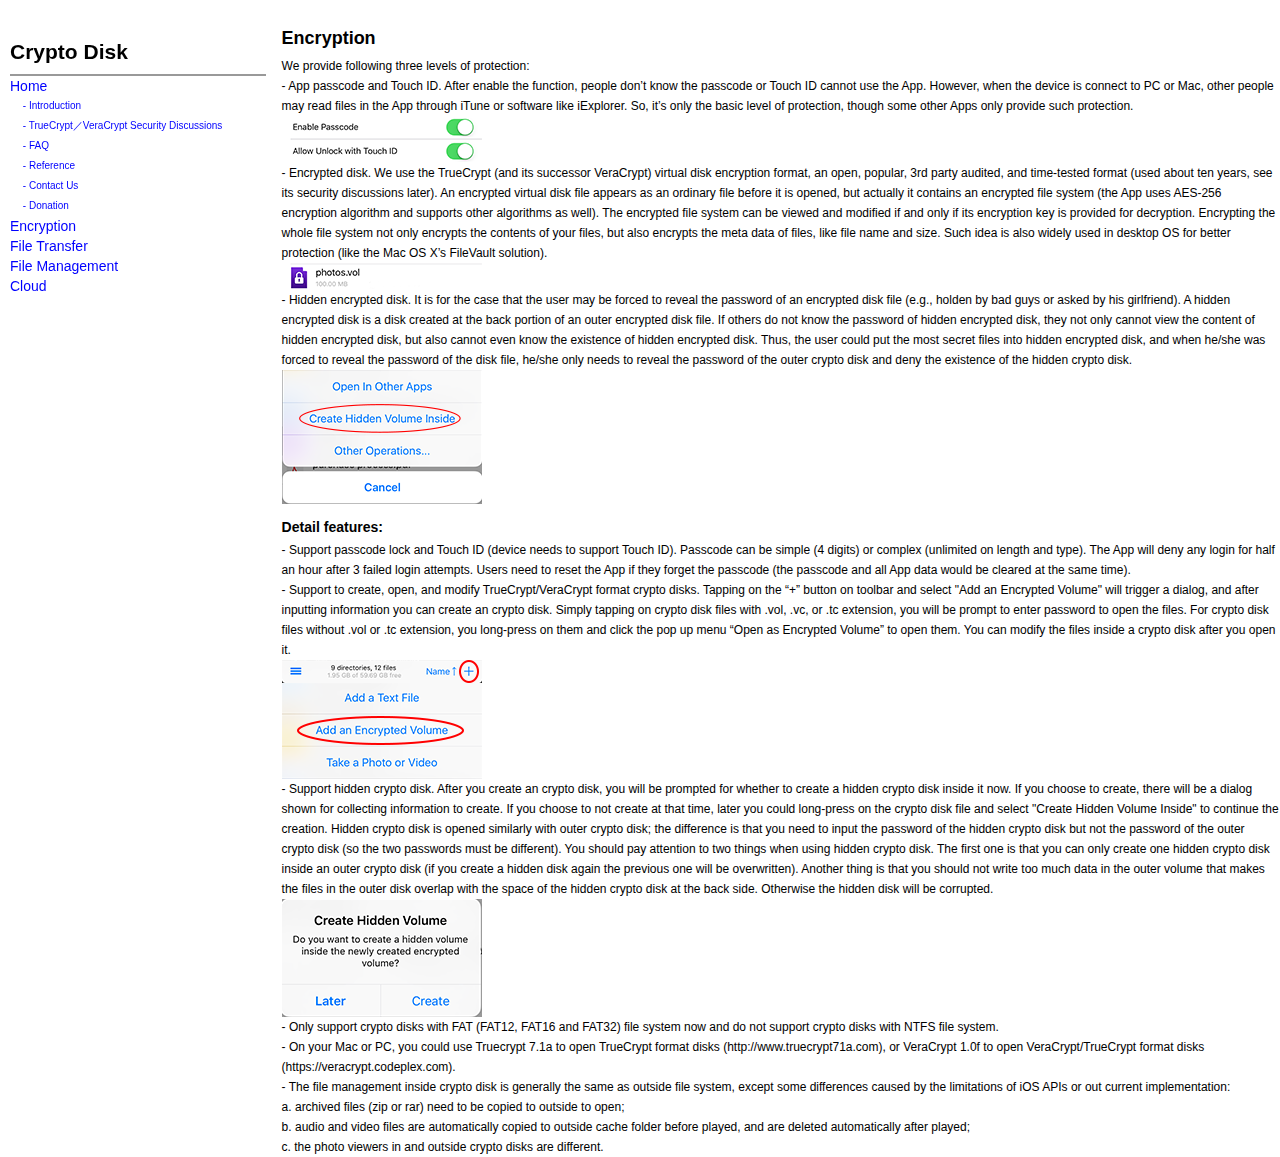
<file: cryptodisks/EncryptProtection-en.html>
<!DOCTYPE html PUBLIC "-//W3C//DTD XHTML 1.0 Transitional//EN" "http://www.w3.org/TR/xhtml1/DTD/xhtml1-transitional.dtd">
<html xmlns="http://www.w3.org/1999/xhtml">
<head>
<meta http-equiv="Content-Type" content="text/html; charset=utf-8" />
<title>EncryptProtection</title>
<link href="Crypto-en.css" type="text/css" rel="stylesheet" />
</head>

<body>
<div class="Sidebar">
<h2>Crypto Disk</h2>
<p></p>
<ol>
<li><a href="crypto-en.html">Home</a>
<ol>
<li><a href="crypto-en.html#features">- Introduction</a></li>
<li><a href="crypto-en.html#SecurityDiscussion">- TrueCrypt／VeraCrypt Security Discussions</a></li>
<li><a href="crypto-en.html#FAQ">- FAQ</a></li>
<li><a href="crypto-en.html#references">- Reference</a></li>
<li><a href="crypto-en.html#contact">- Contact Us</a></li>
<li><a href="crypto-en.html#donation">- Donation</a></li>
</ol>
</li>
<li><a href="EncryptProtection-en.html">Encryption</a></li>
<li><a href="FileTransfer-en.html">File Transfer</a></li>
<li><a href="FileManage-en.html">File Management</a></li>
<li><a href="Cloud-en.html">Cloud</a></li>
</ol>
</div>
<div class="mainWindow">
<h2>Encryption</h2>
<div name="feature-encrypt">
<span>
We provide following three levels of protection:<br />
- App passcode and Touch ID. After enable the function, people don’t know the passcode or Touch ID cannot use the App. However, when the device is connect to PC or Mac, other people may read files in the App through iTune or software like iExplorer. So, it’s only the basic level of protection, though some other Apps only provide such protection.<br />
<img src="TouchID-en.PNG"/>
<br />
- Encrypted disk. We use the TrueCrypt (and its successor VeraCrypt) virtual disk encryption format, an open, popular, 3rd party audited, and time-tested format (used about ten years, see its security discussions later). An encrypted virtual disk file appears as an ordinary file before it is opened, but actually it contains an encrypted file system (the App uses AES-256 encryption algorithm and supports other algorithms as well). The encrypted file system can be viewed and modified if and only if its encryption key is provided for decryption. Encrypting the whole file system not only encrypts the contents of your files, but also encrypts the meta data of files, like file name and size. Such idea is also widely used in desktop OS for better protection (like the Mac OS X’s FileVault solution).
<br />
<img src="encryptoVol-en.png"/>
<br />
- Hidden encrypted disk. It is for the case that the user may be forced to reveal the password of an encrypted disk file (e.g., holden by bad guys or asked by his girlfriend). A hidden encrypted disk is a disk created at the back portion of an outer encrypted disk file. If others do not know the password of hidden encrypted disk, they not only cannot view the content of hidden encrypted disk, but also cannot even know the existence of hidden encrypted disk. Thus, the user could put the most secret files into hidden encrypted disk, and when he/she was forced to reveal the password of the disk file, he/she only needs to reveal the password of the outer crypto disk and deny the existence of the hidden crypto disk. <br /><img src="hiddenvol-en.png"/>
<br />
</span>
</div>

<div name="encrypt-detail">
<h3>Detail features:</h3>
<span>
- Support passcode lock and Touch ID (device needs to support Touch ID). Passcode can be simple (4 digits) or complex (unlimited on length and type). The App will deny any login for half an hour after 3 failed login attempts. Users need to reset the App if they forget the passcode (the passcode and all App data would be cleared at the same time).<br />
- Support to create, open, and modify TrueCrypt/VeraCrypt format crypto disks. Tapping on the “+” button on toolbar and select "Add an Encrypted Volume" will trigger a dialog, and after inputting information you can create an crypto disk. Simply tapping on crypto disk files with .vol, .vc, or .tc extension, you will be prompt to enter password to open the files. For crypto disk files without .vol or .tc extension, you long-press on them and click the pop up menu “Open as Encrypted Volume” to open them. You can modify the files inside a crypto disk after you open it.<br />
<img src="add-en.png"/>
<br />
<img src="addEncrypt-en.png"/>
<br />
- Support hidden crypto disk. After you create an crypto disk, you will be prompted for whether to create a hidden crypto disk inside it now. If you choose to create, there will be a dialog shown for collecting information to create. If you choose to not create at that time, later you could long-press on the crypto disk file and select "Create Hidden Volume Inside" to continue the creation. Hidden crypto disk is opened similarly with outer crypto disk; the difference is that you need to input the password of the hidden crypto disk but not the password of the outer crypto disk (so the two passwords must be different). You should pay attention to two things when using hidden crypto disk. The first one is that you can only create one hidden crypto disk inside an outer crypto disk (if you create a hidden disk again the previous one will be overwritten). Another thing is that you should not write too much data in the outer volume that makes the files in the outer disk overlap with the space of the hidden crypto disk at the back side. Otherwise the hidden disk will be corrupted.<br />
<img src="addhiddenvol-en.png"/>
<br />
- Only support crypto disks with FAT (FAT12, FAT16 and FAT32) file system now and do not support crypto disks with NTFS file system.<br />
- On your Mac or PC, you could use Truecrypt 7.1a to open TrueCrypt format disks (http://www.truecrypt71a.com), or VeraCrypt 1.0f to open VeraCrypt/TrueCrypt format disks (https://veracrypt.codeplex.com).<br />
- The file management inside crypto disk is generally the same as outside file system, except some differences caused by the limitations of iOS APIs or out current implementation:<br />a. archived files (zip or rar) need to be copied to outside to open;<br />b. audio and video files are automatically copied to outside cache folder before played, and are deleted automatically after played;<br />c. the photo viewers in and outside crypto disks are different.
</span>
</div>
</div>
</body>
</html>
</file>
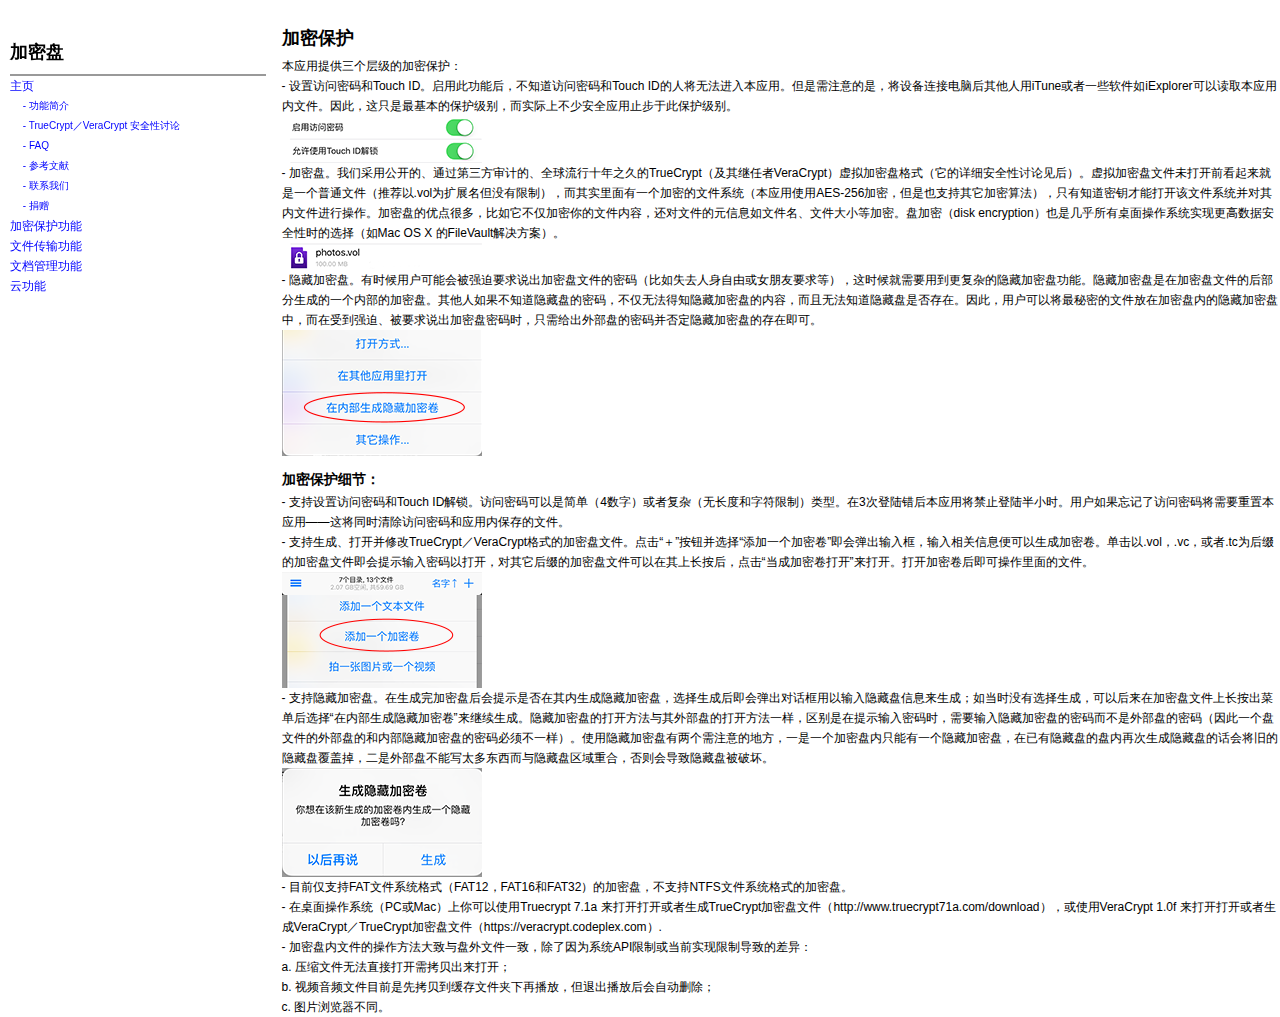
<file: cryptodisks/EncryptProtection.html>
<!DOCTYPE html PUBLIC "-//W3C//DTD XHTML 1.0 Transitional//EN" "http://www.w3.org/TR/xhtml1/DTD/xhtml1-transitional.dtd">
<html xmlns="http://www.w3.org/1999/xhtml">
<head>
<meta http-equiv="Content-Type" content="text/html; charset=utf-8" />
<title>EncryptProtection</title>
<link href="Crypto.css" type="text/css" rel="stylesheet" />
</head>

<body>
<div class="Sidebar">
<h2>加密盘</h2>
<p></p>
<ol>
<li><a href="crypto.html">主页</a>
<ol>
<li><a href="crypto.html#features">- 功能简介</a></li>
<li><a href="crypto.html#SecurityDiscussion">- TrueCrypt／VeraCrypt 安全性讨论</a></li>
<li><a href="crypto.html#FAQ">- FAQ</a></li>
<li><a href="crypto.html#references">- 参考文献</a></li>
<li><a href="crypto.html#contact">- 联系我们</a></li>
<li><a href="crypto.html#donation">- 捐赠</a></li>
</ol>
</li>
<li><a href="EncryptProtection.html">加密保护功能</a></li>
<li><a href="FileTransfer.html">文件传输功能</a></li>
<li><a href="FileManage.html">文档管理功能</a></li>
<li><a href="Cloud.html">云功能</a></li>
</ol>
</div>
<div class="mainWindow">
<h2>加密保护</h2>
<div name="feature-encrypt">
<span>
本应用提供三个层级的加密保护：<br />
- 设置访问密码和Touch ID。启用此功能后，不知道访问密码和Touch ID的人将无法进入本应用。但是需注意的是，将设备连接电脑后其他人用iTune或者一些软件如iExplorer可以读取本应用内文件。因此，这只是最基本的保护级别，而实际上不少安全应用止步于此保护级别。<br />
<img src="TouchID.PNG"/>
<br />
- 加密盘。我们采用公开的、通过第三方审计的、全球流行十年之久的TrueCrypt（及其继任者VeraCrypt）虚拟加密盘格式（它的详细安全性讨论见后）。虚拟加密盘文件未打开前看起来就是一个普通文件（推荐以.vol为扩展名但没有限制），而其实里面有一个加密的文件系统（本应用使用AES-256加密，但是也支持其它加密算法），只有知道密钥才能打开该文件系统并对其内文件进行操作。加密盘的优点很多，比如它不仅加密你的文件内容，还对文件的元信息如文件名、文件大小等加密。盘加密（disk encryption）也是几乎所有桌面操作系统实现更高数据安全性时的选择（如Mac OS X 的FileVault解决方案）。
<br />
<img src="encryptoVol.png"/>
<br />
- 隐藏加密盘。有时候用户可能会被强迫要求说出加密盘文件的密码（比如失去人身自由或女朋友要求等），这时候就需要用到更复杂的隐藏加密盘功能。隐藏加密盘是在加密盘文件的后部分生成的一个内部的加密盘。其他人如果不知道隐藏盘的密码，不仅无法得知隐藏加密盘的内容，而且无法知道隐藏盘是否存在。因此，用户可以将最秘密的文件放在加密盘内的隐藏加密盘中，而在受到强迫、被要求说出加密盘密码时，只需给出外部盘的密码并否定隐藏加密盘的存在即可。<br /><img src="hiddenvol.png"/>
<br />
</span>
</div>

<div name="encrypt-detail">
<h3>加密保护细节：</h3>
<span>
- 支持设置访问密码和Touch ID解锁。访问密码可以是简单（4数字）或者复杂（无长度和字符限制）类型。在3次登陆错后本应用将禁止登陆半小时。用户如果忘记了访问密码将需要重置本应用——这将同时清除访问密码和应用内保存的文件。<br />
- 支持生成、打开并修改TrueCrypt／VeraCrypt格式的加密盘文件。点击“＋”按钮并选择“添加一个加密卷”即会弹出输入框，输入相关信息便可以生成加密卷。单击以.vol，.vc，或者.tc为后缀的加密盘文件即会提示输入密码以打开，对其它后缀的加密盘文件可以在其上长按后，点击“当成加密卷打开”来打开。打开加密卷后即可操作里面的文件。<br />
<img src="add.png"/>
<br />
<img src="addEncrypt.png"/>
<br />
- 支持隐藏加密盘。在生成完加密盘后会提示是否在其内生成隐藏加密盘，选择生成后即会弹出对话框用以输入隐藏盘信息来生成；如当时没有选择生成，可以后来在加密盘文件上长按出菜单后选择“在内部生成隐藏加密卷”来继续生成。隐藏加密盘的打开方法与其外部盘的打开方法一样，区别是在提示输入密码时，需要输入隐藏加密盘的密码而不是外部盘的密码（因此一个盘文件的外部盘的和内部隐藏加密盘的密码必须不一样）。使用隐藏加密盘有两个需注意的地方，一是一个加密盘内只能有一个隐藏加密盘，在已有隐藏盘的盘内再次生成隐藏盘的话会将旧的隐藏盘覆盖掉，二是外部盘不能写太多东西而与隐藏盘区域重合，否则会导致隐藏盘被破坏。<br />
<img src="addhiddenvol.png"/>
<br />
- 目前仅支持FAT文件系统格式（FAT12，FAT16和FAT32）的加密盘，不支持NTFS文件系统格式的加密盘。<br />
- 在桌面操作系统（PC或Mac）上你可以使用Truecrypt 7.1a 来打开打开或者生成TrueCrypt加密盘文件（http://www.truecrypt71a.com/download），或使用VeraCrypt 1.0f 来打开打开或者生成VeraCrypt／TrueCrypt加密盘文件（https://veracrypt.codeplex.com）.<br />
- 加密盘内文件的操作方法大致与盘外文件一致，除了因为系统API限制或当前实现限制导致的差异：<br />a. 压缩文件无法直接打开需拷贝出来打开；<br />b. 视频音频文件目前是先拷贝到缓存文件夹下再播放，但退出播放后会自动删除；<br />c. 图片浏览器不同。
</span>
</div>
</div>
</body>
</html>
</file>
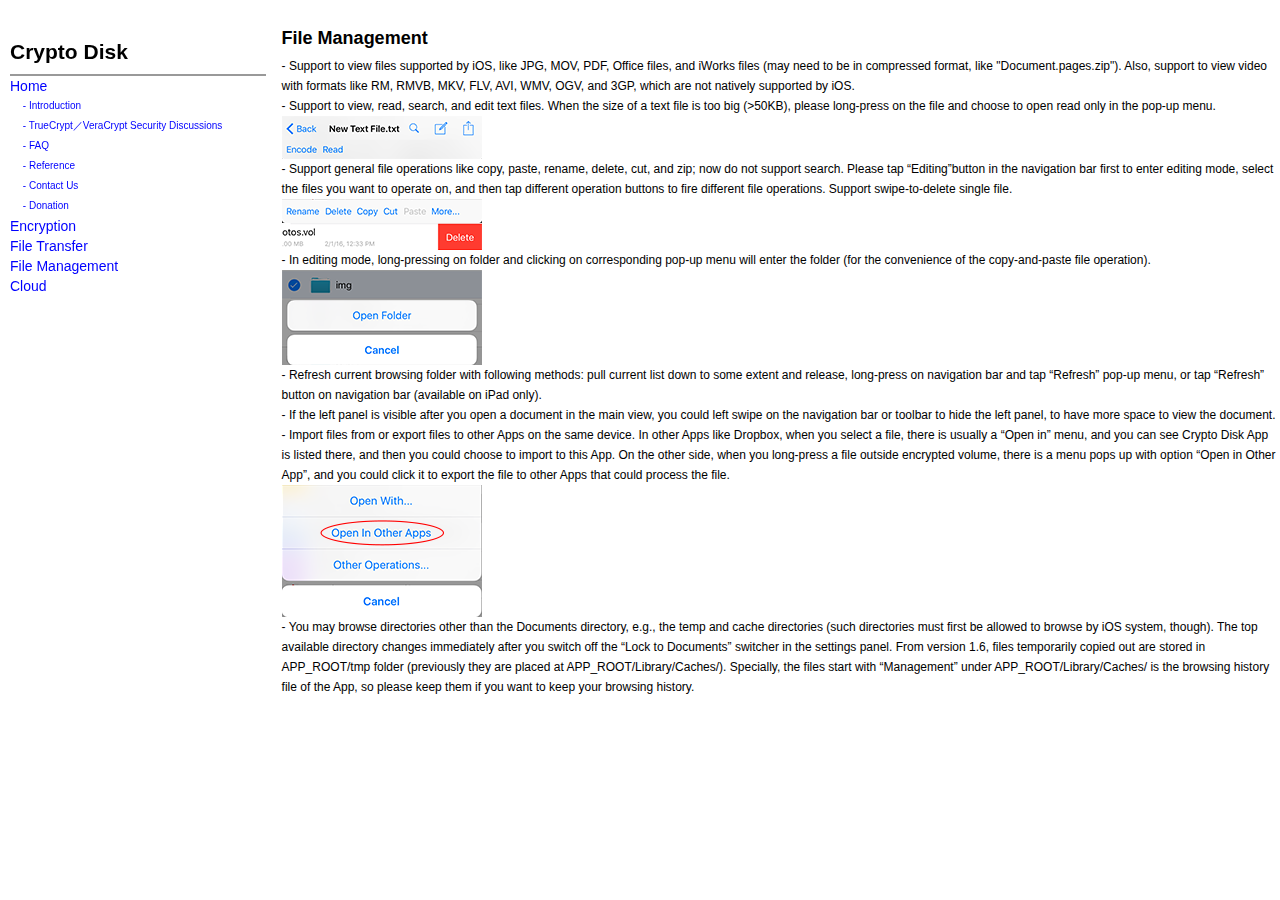
<file: cryptodisks/FileManage-en.html>
<!DOCTYPE html PUBLIC "-//W3C//DTD XHTML 1.0 Transitional//EN" "http://www.w3.org/TR/xhtml1/DTD/xhtml1-transitional.dtd">
<html xmlns="http://www.w3.org/1999/xhtml">
<head>
<meta http-equiv="Content-Type" content="text/html; charset=utf-8" />
<title>FileManage</title>
<link href="Crypto-en.css" type="text/css" rel="stylesheet" />
</head>

<body>
<div class="Sidebar">
<h2>Crypto Disk</h2>
<p></p>
<ol>
<li><a href="crypto-en.html">Home</a>
<ol>
<li><a href="crypto-en.html#features">- Introduction</a></li>
<li><a href="crypto-en.html#SecurityDiscussion">- TrueCrypt／VeraCrypt Security Discussions</a></li>
<li><a href="crypto-en.html#FAQ">- FAQ</a></li>
<li><a href="crypto-en.html#references">- Reference</a></li>
<li><a href="crypto-en.html#contact">- Contact Us</a></li>
<li><a href="crypto-en.html#donation">- Donation</a></li>
</ol>
</li>
<li><a href="EncryptProtection-en.html">Encryption</a></li>
<li><a href="FileTransfer-en.html">File Transfer</a></li>
<li><a href="FileManage-en.html">File Management</a></li>
<li><a href="Cloud-en.html">Cloud</a></li>
</ol>
</div>
<div class="mainWindow">
<h2>File Management</h2>
<div name="feature-filemanage">
<span>
- Support to view files supported by iOS, like JPG, MOV, PDF, Office files, and iWorks files (may need to be in compressed format, like "Document.pages.zip"). Also, support to view video with formats like RM, RMVB, MKV, FLV, AVI, WMV, OGV, and 3GP, which are not natively supported by iOS.<br />
- Support to view, read, search, and edit text files. When the size of a text file is too big (>50KB), please long-press on the file and choose to open read only in the pop-up menu.<br />
<img src="read-en.png"/>
<br />
- Support general file operations like copy, paste, rename, delete, cut, and zip; now do not support search. Please tap “Editing”button in the navigation bar first to enter editing mode, select the files you want to operate on, and then tap different operation buttons to fire different file operations. Support swipe-to-delete single file.<br />
<img src="edit-en.png"/><br />
<img src="delete-en.png"/><br />
- In editing mode, long-pressing on folder and clicking on corresponding pop-up menu will enter the folder (for the convenience of the copy-and-paste file operation).
<br />
<img src="open-en.png"/><br />
- Refresh current browsing folder with following methods: pull current list down to some extent and release, long-press on navigation bar and tap “Refresh” pop-up menu, or tap “Refresh” button on navigation bar (available on iPad only).<br />
- If the left panel is visible after you open a document in the main view, you could left swipe on the navigation bar or toolbar to hide the left panel, to have more space to view the document.<br />
- Import files from or export files to other Apps on the same device. In other Apps like Dropbox, when you select a file, there is usually a “Open in” menu, and you can see Crypto Disk App is listed there, and then you could choose to import to this App. On the other side, when you long-press a file outside encrypted volume, there is a menu pops up with option “Open in Other App”, and you could click it to export the file to other Apps that could process the file. <br />
<img src="openother-en.png"/><br />
- You may browse directories other than the Documents directory, e.g., the temp and cache directories (such directories must first be allowed to browse by iOS system, though). The top available directory changes immediately after you switch off the “Lock to Documents” switcher in the settings panel. From version 1.6, files temporarily copied out are stored in APP_ROOT/tmp folder (previously they are placed at APP_ROOT/Library/Caches/). Specially, the files start with “Management” under APP_ROOT/Library/Caches/ is the browsing history file of the App, so please keep them if you want to keep your browsing history.<br />
</span>
</div>
</div>
</body>
</html>
</file>
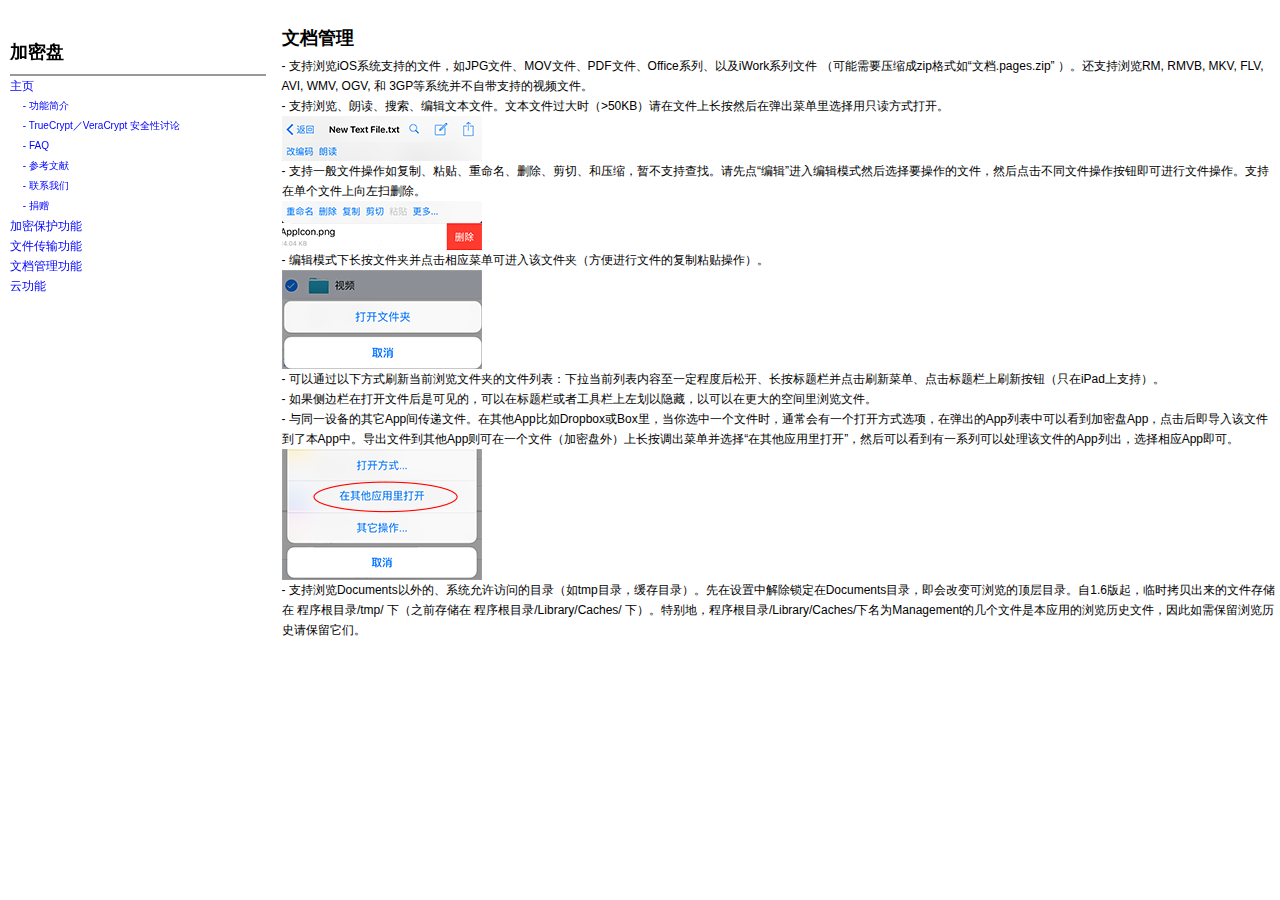
<file: cryptodisks/FileManage.html>
<!DOCTYPE html PUBLIC "-//W3C//DTD XHTML 1.0 Transitional//EN" "http://www.w3.org/TR/xhtml1/DTD/xhtml1-transitional.dtd">
<html xmlns="http://www.w3.org/1999/xhtml">
<head>
<meta http-equiv="Content-Type" content="text/html; charset=utf-8" />
<title>FileManage</title>
<link href="Crypto.css" type="text/css" rel="stylesheet" />
</head>

<body>
<div class="Sidebar">
<h2>加密盘</h2>
<p></p>
<ol>
<li><a href="crypto.html">主页</a>
<ol>
<li><a href="crypto.html#features">- 功能简介</a></li>
<li><a href="crypto.html#SecurityDiscussion">- TrueCrypt／VeraCrypt 安全性讨论</a></li>
<li><a href="crypto.html#FAQ">- FAQ</a></li>
<li><a href="crypto.html#references">- 参考文献</a></li>
<li><a href="crypto.html#contact">- 联系我们</a></li>
<li><a href="crypto.html#donation">- 捐赠</a></li>
</ol>
</li>
<li><a href="EncryptProtection.html">加密保护功能</a></li>
<li><a href="FileTransfer.html">文件传输功能</a></li>
<li><a href="FileManage.html">文档管理功能</a></li>
<li><a href="Cloud.html">云功能</a></li>
</ol>
</div>
<div class="mainWindow">
<h2>文档管理</h2>
<div name="feature-filemanage">
<span>
- 支持浏览iOS系统支持的文件，如JPG文件、MOV文件、PDF文件、Office系列、以及iWork系列文件 （可能需要压缩成zip格式如“文档.pages.zip” ）。还支持浏览RM, RMVB, MKV, FLV, AVI, WMV, OGV, 和 3GP等系统并不自带支持的视频文件。<br />
- 支持浏览、朗读、搜索、编辑文本文件。文本文件过大时（>50KB）请在文件上长按然后在弹出菜单里选择用只读方式打开。<br />
<img src="read.png"/>
<br />
- 支持一般文件操作如复制、粘贴、重命名、删除、剪切、和压缩，暂不支持查找。请先点“编辑”进入编辑模式然后选择要操作的文件，然后点击不同文件操作按钮即可进行文件操作。支持在单个文件上向左扫删除。<br />
<img src="edit.png"/><br />
<img src="delete.png"/><br />
- 编辑模式下长按文件夹并点击相应菜单可进入该文件夹（方便进行文件的复制粘贴操作）。
<br />
<img src="open.png"/><br />
- 可以通过以下方式刷新当前浏览文件夹的文件列表：下拉当前列表内容至一定程度后松开、长按标题栏并点击刷新菜单、点击标题栏上刷新按钮（只在iPad上支持）。<br />
- 如果侧边栏在打开文件后是可见的，可以在标题栏或者工具栏上左划以隐藏，以可以在更大的空间里浏览文件。<br />
- 与同一设备的其它App间传递文件。在其他App比如Dropbox或Box里，当你选中一个文件时，通常会有一个打开方式选项，在弹出的App列表中可以看到加密盘App，点击后即导入该文件到了本App中。导出文件到其他App则可在一个文件（加密盘外）上长按调出菜单并选择“在其他应用里打开”，然后可以看到有一系列可以处理该文件的App列出，选择相应App即可。<br />
<img src="openother.png"/><br />
- 支持浏览Documents以外的、系统允许访问的目录（如tmp目录，缓存目录）。先在设置中解除锁定在Documents目录，即会改变可浏览的顶层目录。自1.6版起，临时拷贝出来的文件存储在 程序根目录/tmp/ 下（之前存储在 程序根目录/Library/Caches/ 下）。特别地，程序根目录/Library/Caches/下名为Management的几个文件是本应用的浏览历史文件，因此如需保留浏览历史请保留它们。<br />
</span>
</div>
</div>
</body>
</html>
</file>
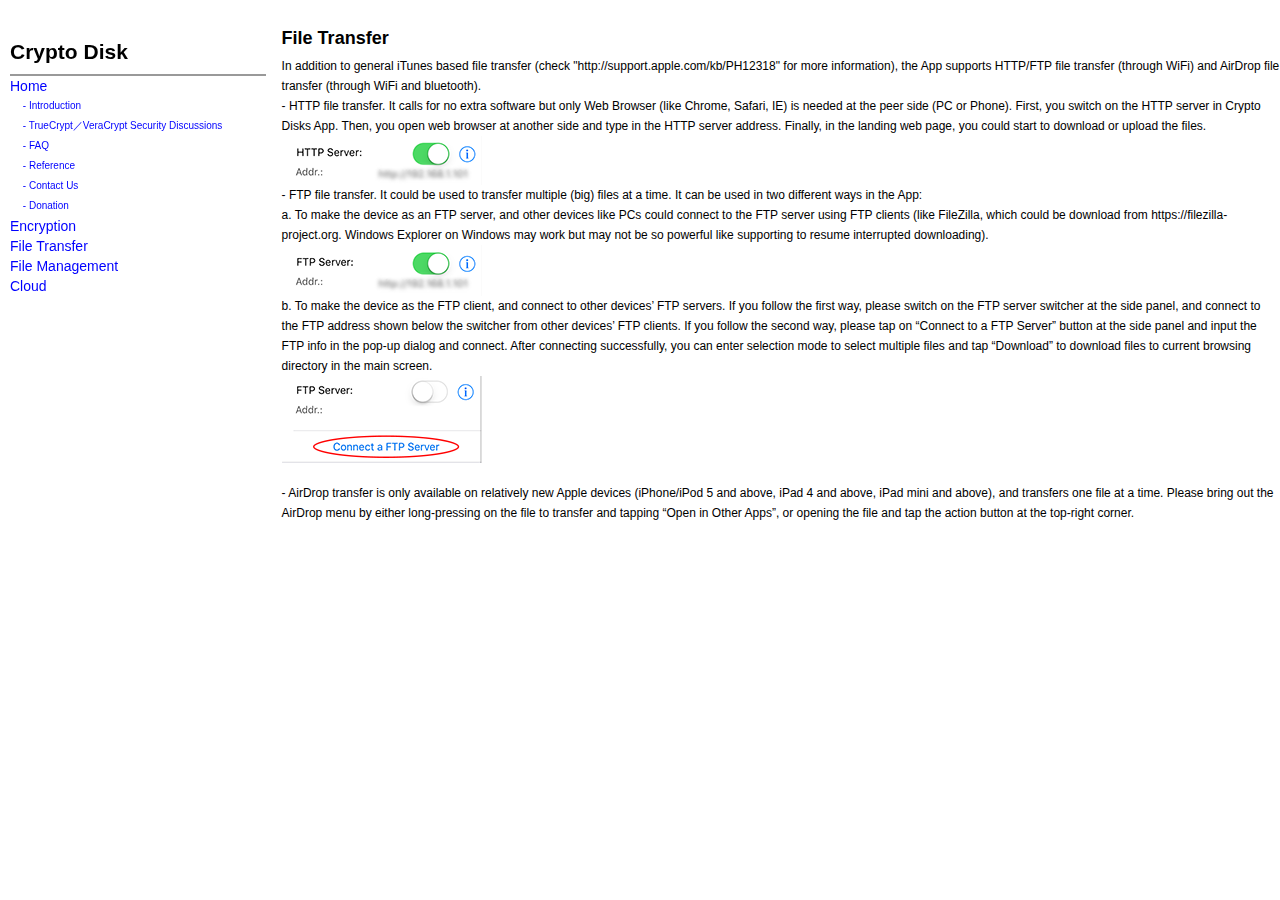
<file: cryptodisks/FileTransfer-en.html>
<!DOCTYPE html PUBLIC "-//W3C//DTD XHTML 1.0 Transitional//EN" "http://www.w3.org/TR/xhtml1/DTD/xhtml1-transitional.dtd">
<html xmlns="http://www.w3.org/1999/xhtml">
<head>
<meta http-equiv="Content-Type" content="text/html; charset=utf-8" />
<title>FileTransfer</title>
<link href="Crypto-en.css" type="text/css" rel="stylesheet" />
</head>

<body>
<div class="Sidebar">
<h2>Crypto Disk</h2>
<p></p>
<ol>
<li><a href="crypto-en.html">Home</a>
<ol>
<li><a href="crypto-en.html#features">- Introduction</a></li>
<li><a href="crypto-en.html#SecurityDiscussion">- TrueCrypt／VeraCrypt Security Discussions</a></li>
<li><a href="crypto-en.html#FAQ">- FAQ</a></li>
<li><a href="crypto-en.html#references">- Reference</a></li>
<li><a href="crypto-en.html#contact">- Contact Us</a></li>
<li><a href="crypto-en.html#donation">- Donation</a></li>
</ol>
</li>
<li><a href="EncryptProtection-en.html">Encryption</a></li>
<li><a href="FileTransfer-en.html">File Transfer</a></li>
<li><a href="FileManage-en.html">File Management</a></li>
<li><a href="Cloud-en.html">Cloud</a></li>
</ol>
</div>
<div class="mainWindow">
<h2>File Transfer</h2>
<div name="feature-filetransfer">
<span>
In addition to general iTunes based file transfer (check "http://support.apple.com/kb/PH12318" for more information), the App supports HTTP/FTP file transfer (through WiFi) and AirDrop file transfer (through WiFi and bluetooth).<br />
- HTTP file transfer. It calls for no extra software but only Web Browser (like Chrome, Safari, IE) is needed at the peer side (PC or Phone). First, you switch on the HTTP server in Crypto Disks App. Then, you open web browser at another side and type in the HTTP server address. Finally, in the landing web page, you could start to download or upload the files.<br />
<img src="http-en.png"/>
<br />
- FTP file transfer. It could be used to transfer multiple (big) files at a time. It can be used in two different ways in the App:<br />
a. To make the device as an FTP server, and other devices like PCs could connect to the FTP server using FTP clients (like FileZilla, which could be download from https://filezilla-project.org. Windows Explorer on Windows may work but may not be so powerful like supporting to resume interrupted downloading). <br />
<img src="ftp-en.png"/><br />
b. To make the device as the FTP client, and connect to other devices’ FTP servers. If you follow the first way, please switch on the FTP server switcher at the side panel, and connect to the FTP address shown below the switcher from other devices’ FTP clients. If you follow the second way, please tap on “Connect to a FTP Server” button at the side panel and input the FTP info in the pop-up dialog and connect. After connecting successfully, you can enter selection mode to select multiple files and tap “Download” to download files to current browsing directory in the main screen.
<br />
<img src="ftpclient-en.png"/><br />
<br />
- AirDrop transfer is only available on relatively new Apple devices (iPhone/iPod 5 and above, iPad 4 and above, iPad mini and above), and transfers one file at a time. Please bring out the AirDrop menu by either long-pressing on the file to transfer and tapping “Open in Other Apps”, or opening the file and tap the action button at the top-right corner.<br />
</span>
</div>
</div>
</body>
</html>
</file>
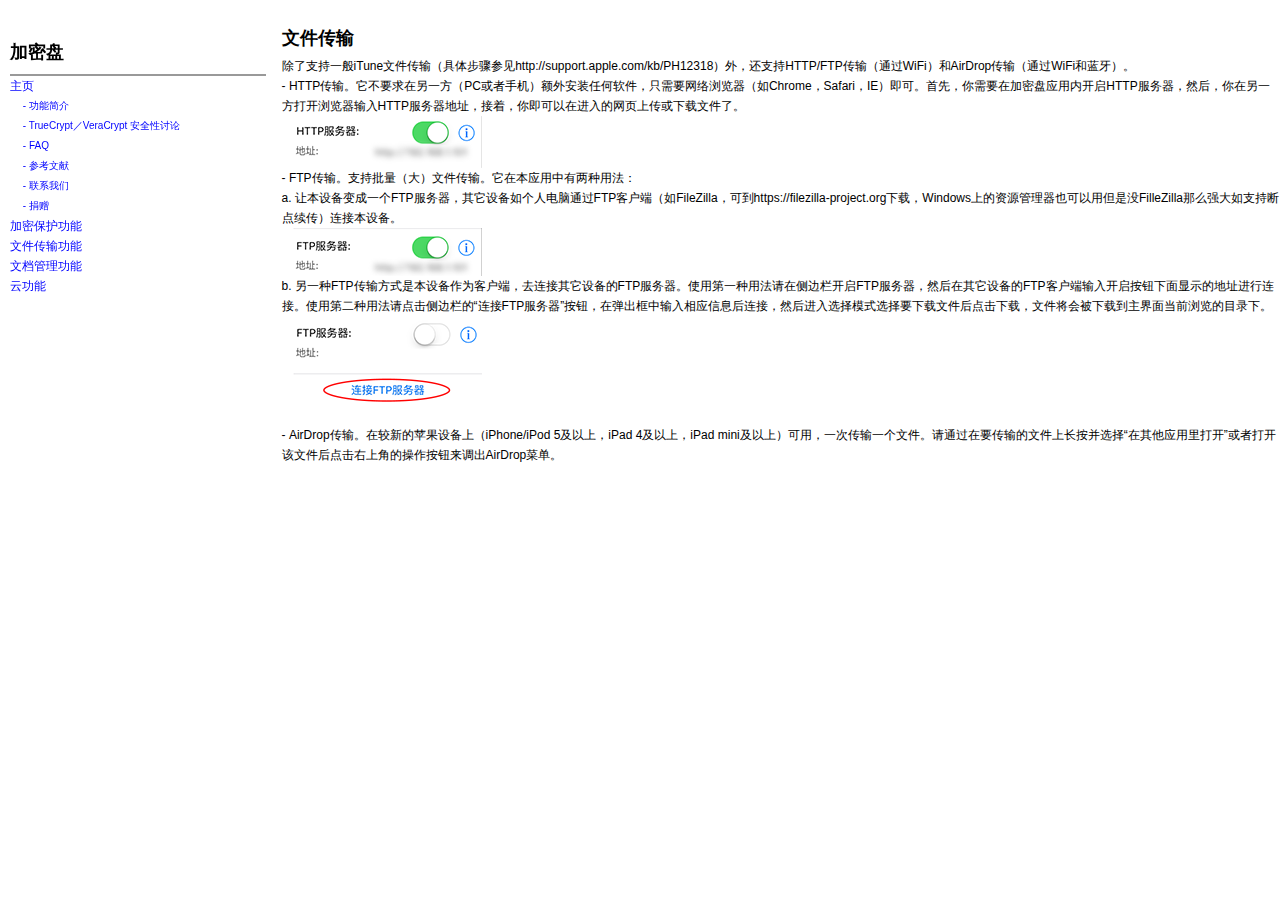
<file: cryptodisks/FileTransfer.html>
<!DOCTYPE html PUBLIC "-//W3C//DTD XHTML 1.0 Transitional//EN" "http://www.w3.org/TR/xhtml1/DTD/xhtml1-transitional.dtd">
<html xmlns="http://www.w3.org/1999/xhtml">
<head>
<meta http-equiv="Content-Type" content="text/html; charset=utf-8" />
<title>FileTransfer</title>
<link href="Crypto.css" type="text/css" rel="stylesheet" />
</head>

<body>
<div class="Sidebar">
<h2>加密盘</h2>
<p></p>
<ol>
<li><a href="crypto.html">主页</a>
<ol>
<li><a href="crypto.html#features">- 功能简介</a></li>
<li><a href="crypto.html#SecurityDiscussion">- TrueCrypt／VeraCrypt 安全性讨论</a></li>
<li><a href="crypto.html#FAQ">- FAQ</a></li>
<li><a href="crypto.html#references">- 参考文献</a></li>
<li><a href="crypto.html#contact">- 联系我们</a></li>
<li><a href="crypto.html#donation">- 捐赠</a></li>
</ol>
</li>
<li><a href="EncryptProtection.html">加密保护功能</a></li>
<li><a href="FileTransfer.html">文件传输功能</a></li>
<li><a href="FileManage.html">文档管理功能</a></li>
<li><a href="Cloud.html">云功能</a></li>
</ol>
</div>
<div class="mainWindow">
<h2>文件传输</h2>
<div name="feature-filetransfer">
<span>
除了支持一般iTune文件传输（具体步骤参见http://support.apple.com/kb/PH12318）外，还支持HTTP/FTP传输（通过WiFi）和AirDrop传输（通过WiFi和蓝牙）。<br />
- HTTP传输。它不要求在另一方（PC或者手机）额外安装任何软件，只需要网络浏览器（如Chrome，Safari，IE）即可。首先，你需要在加密盘应用内开启HTTP服务器，然后，你在另一方打开浏览器输入HTTP服务器地址，接着，你即可以在进入的网页上传或下载文件了。<br />
<img src="http.png"/>
<br />
- FTP传输。支持批量（大）文件传输。它在本应用中有两种用法：<br />
a. 让本设备变成一个FTP服务器，其它设备如个人电脑通过FTP客户端（如FileZilla，可到https://filezilla-project.org下载，Windows上的资源管理器也可以用但是没FilleZilla那么强大如支持断点续传）连接本设备。<br />
<img src="ftp.png"/><br />
b. 另一种FTP传输方式是本设备作为客户端，去连接其它设备的FTP服务器。使用第一种用法请在侧边栏开启FTP服务器，然后在其它设备的FTP客户端输入开启按钮下面显示的地址进行连接。使用第二种用法请点击侧边栏的“连接FTP服务器”按钮，在弹出框中输入相应信息后连接，然后进入选择模式选择要下载文件后点击下载，文件将会被下载到主界面当前浏览的目录下。
<br />
<img src="ftpclient.png"/><br />
<br />
- AirDrop传输。在较新的苹果设备上（iPhone/iPod 5及以上，iPad 4及以上，iPad mini及以上）可用，一次传输一个文件。请通过在要传输的文件上长按并选择“在其他应用里打开”或者打开该文件后点击右上角的操作按钮来调出AirDrop菜单。<br />
</span>
</div>
</div>
</body>
</html>
</file>
<file: cryptodisks/Crypto-en.css>
@charset "utf-8";
/* CSS Document */
*{
	border:0px;
	padding:0px;
	margin:0px;
}
body{
	font-family:arial,newrome;
	font-size:12px;
	line-height:24px;
	color:#000000;
}
.Sidebar{
	width:20%;
	height:100px;
	position:fixed;
	margin:10px;
	font-size:14px;
}
li ol{
	padding-left:5%;
	font-size:10px;
}
.imgHead{
	height:180px;
}
.Sidebar ol{
	list-style-type:none;
	list-style-position:inside;
	line-height:20px;
}
.mainWindow{
	float:right;
	width:78%;
	line-height:16px;
}
h2{
	margin-top:30px;
	margin-bottom:10px;
}
h3{
	margin-top:15px;
	margin-bottom:5px;
}
h4{
	text-align:right;
	margin-right:10%;
	margin-top:10px;
}
span{
	line-height:20px;
}
span a{
	font-weight:800;
}
.homehead{
	padding-left:10px;
}
.cryptoimg{
	padding-right:10px;
}
button a{
	color:#0000FF;
	background-color:#CCCCCC;
}
p{
	background-color:#999999;
	height:2px;
}
a:link{
	color:blue;
	text-decoration:none;
}
a:visited{
	color:blue;
	text-decoration:none;
}
a:hover{
	color:#6600CC;
	text-decoration:none;
}
a:active{
	color:#6600CC;
	text-decoration:none;
}
.mail{
	text-decoration:underline;
	color:#0000FF;
}
</file>
<file: cryptodisks/Crypto.css>
@charset "utf-8";
/* CSS Document */
*{
	border:0px;
	padding:0px;
	margin:0px;
}
body{
	font-family:"微软雅黑",arial,newrome;
	font-size:12px;
	line-height:24px;
	color:#000000;
}
.Sidebar{
	width:20%;
	height:100px;
	position:fixed;
	margin:10px;
}
li ol{
	padding-left:5%;
	font-size:10px;
}
.imgHead{
	height:180px;
}
.Sidebar ol{
	list-style-type:none;
	list-style-position:inside;
	line-height:20px;
}
.mainWindow{
	float:right;
	width:78%;
	line-height:16px;
}
h2{
	margin-top:30px;
	margin-bottom:10px;
}
h3{
	margin-top:15px;
	margin-bottom:5px;
}
h4{
	text-align:right;
	margin-right:10%;
	margin-top:10px;
}
span{
	line-height:20px;
}
.homehead{
	padding-left:10px;
}
.cryptoimg{
	padding-right:10px;
}
button a{
	color:#0000FF;
	background-color:#CCCCCC;
}
p{
	background-color:#999999;
	height:2px;
}
a:link{
	color:blue;
	text-decoration:none;
}
a:visited{
	color:blue;
	text-decoration:none;
}
a:hover{
	color:#6600CC;
	text-decoration:none;
}
a:active{
	color:#6600CC;
	text-decoration:none;
}
.mail{
	text-decoration:underline;
	color:#0000FF;
}
</file>
